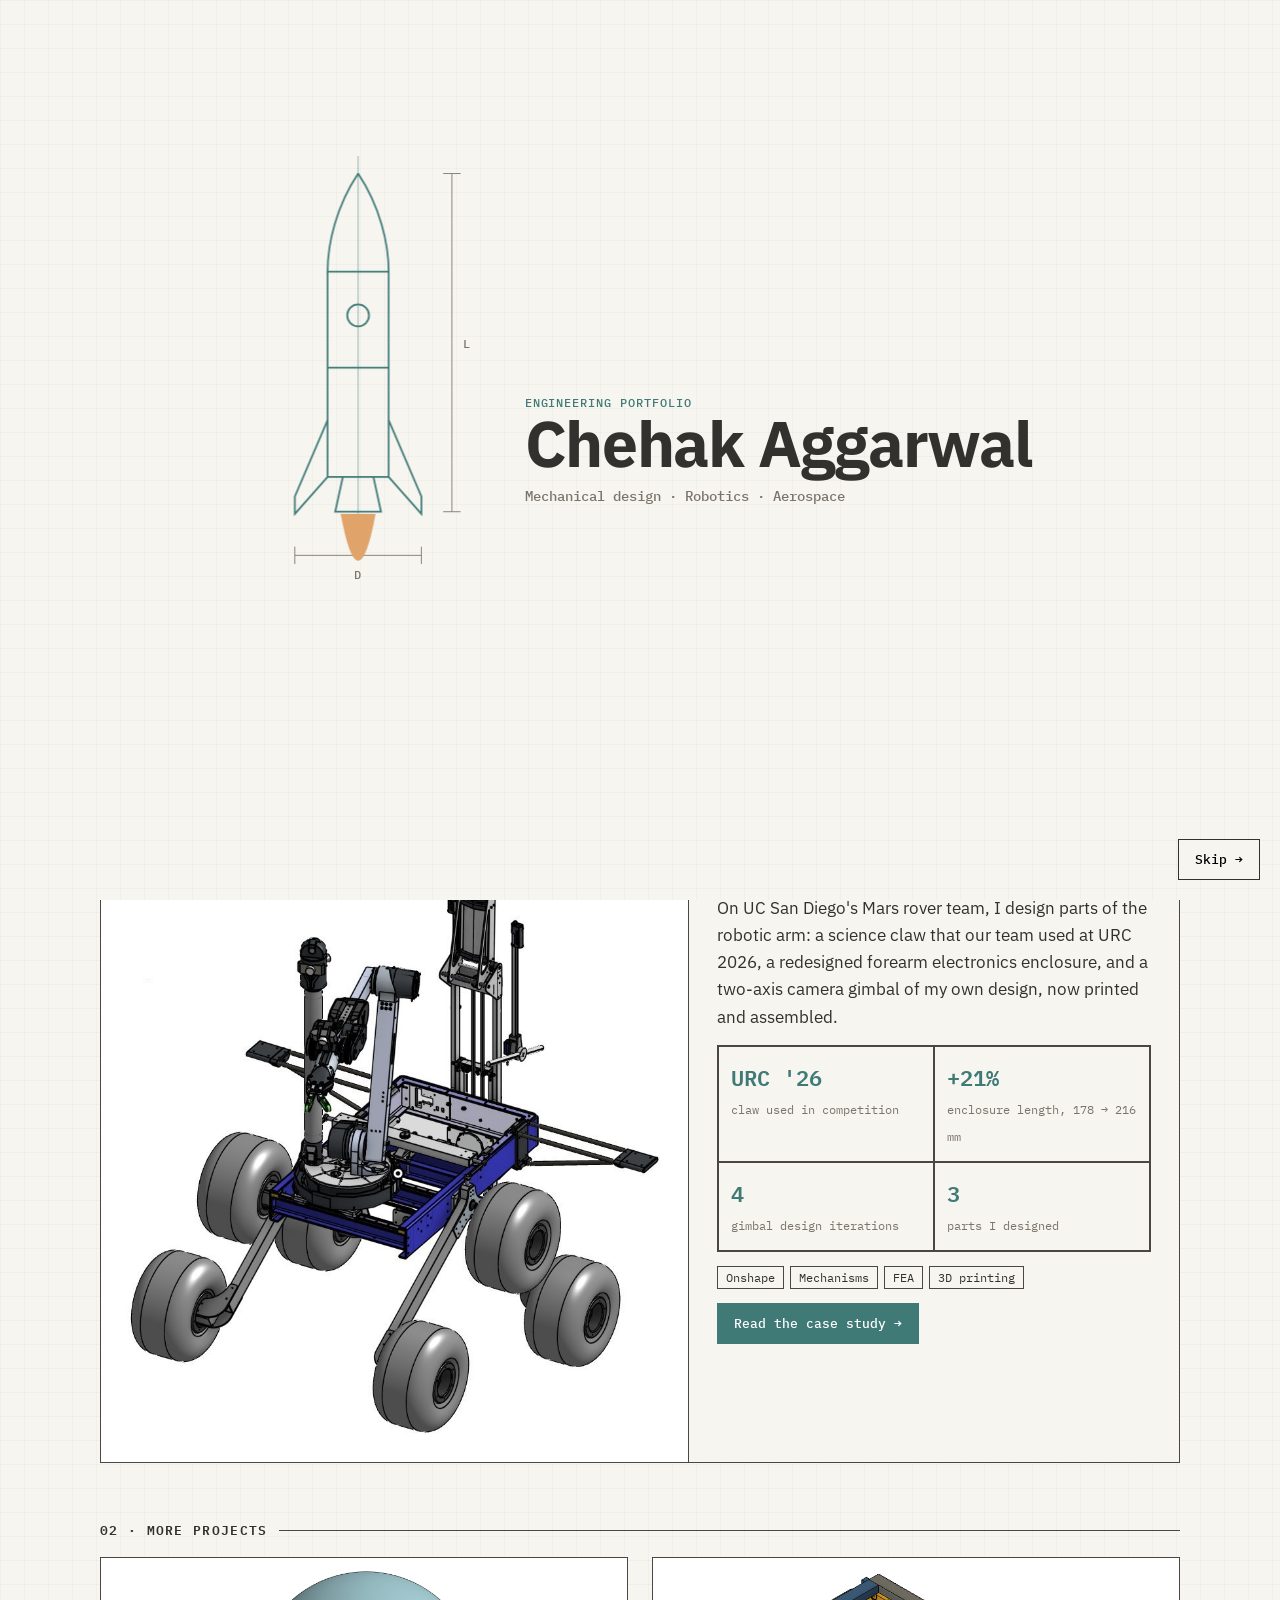
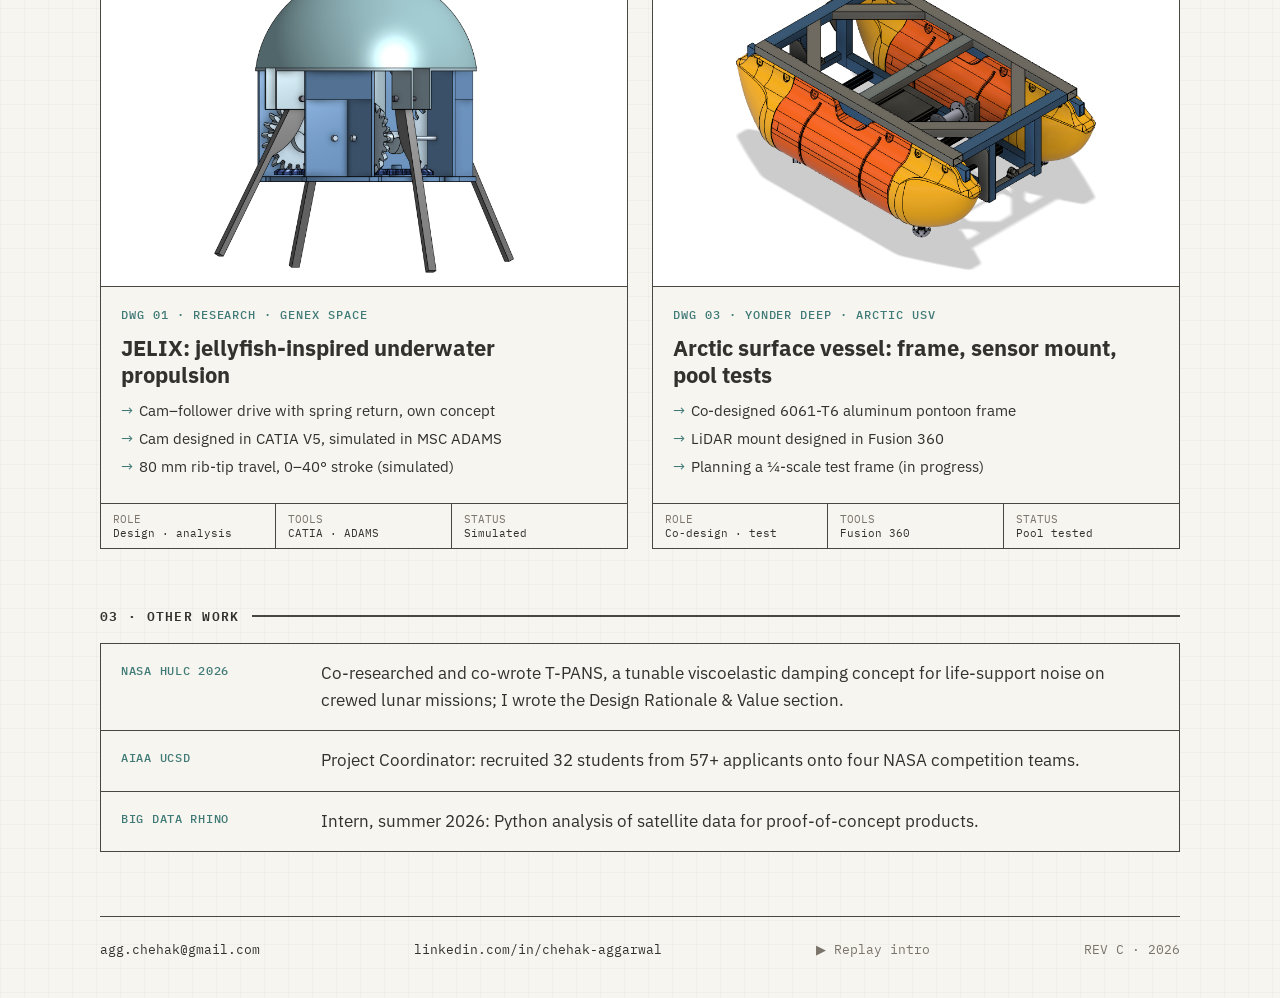
<file: index.html>
<!doctype html>
<html lang="en">
<head>
<meta charset="utf-8">
<meta name="viewport" content="width=device-width, initial-scale=1">
<title>Chehak Aggarwal · Mechanical Design & Robotics</title>
<meta name="description" content="Chehak Aggarwal: Aerospace Engineering student at UC San Diego designing mechanisms for robots and vehicles in harsh environments: Mars rover arm, Arctic surface vessel, jellyfish-inspired propulsion.">
<meta property="og:title" content="Chehak Aggarwal · Mechanical Design & Robotics">
<meta property="og:description" content="Mars rover hardware · Arctic surface vessel · Bio-inspired underwater propulsion">
<meta property="og:image" content="https://chehak11.github.io/images/rover.jpg">
<link rel="preconnect" href="https://fonts.googleapis.com">
<link rel="preconnect" href="https://fonts.gstatic.com" crossorigin>
<link href="https://fonts.googleapis.com/css2?family=IBM+Plex+Mono:wght@400;500;600&family=IBM+Plex+Sans:wght@400;500;600;700&display=swap" rel="stylesheet">
<link rel="stylesheet" href="assets/style.css">
<script>
/* Intro: show once per visitor; never for reduced motion or links to a section. */
(function(){try{if(localStorage.getItem('introSeen')||matchMedia('(prefers-reduced-motion: reduce)').matches||location.hash){document.documentElement.classList.add('no-intro')}}catch(e){document.documentElement.classList.add('no-intro')}})();
</script>
</head>
<body>
<div class="intro" id="intro" aria-label="Intro">
  <div class="icard">
    <svg class="art rocket" viewBox="0 0 220 430" aria-hidden="true">
      <g class="draft">
        <line class="d c" pathLength="1" x1="100" y1="6" x2="100" y2="350"/>
        <path class="d" pathLength="1" d="M100 22 C120 52 128 86 128 112 L72 112 C72 86 80 52 100 22 Z" style="--t:.15s"/>
        <path class="d" pathLength="1" d="M72 112 L72 300 L128 300 L128 112" style="--t:.35s"/>
        <line class="d" pathLength="1" x1="72" y1="200" x2="128" y2="200" style="--t:.55s"/>
        <circle class="d" pathLength="1" cx="100" cy="152" r="10" style="--t:.6s"/>
        <path class="d" pathLength="1" d="M72 248 L42 318 L42 334 L72 300" style="--t:.7s"/>
        <path class="d" pathLength="1" d="M128 248 L158 318 L158 334 L128 300" style="--t:.7s"/>
        <path class="d" pathLength="1" d="M86 300 L79 332 L121 332 L114 300" style="--t:.85s"/>
        <g class="dim">
          <line x1="186" y1="22" x2="186" y2="332"/><line x1="178" y1="22" x2="194" y2="22"/><line x1="178" y1="332" x2="194" y2="332"/>
          <line x1="42" y1="372" x2="158" y2="372"/><line x1="42" y1="364" x2="42" y2="380"/><line x1="158" y1="364" x2="158" y2="380"/>
          <text x="196" y="182">L</text><text x="96" y="394">D</text>
        </g>
      </g>
      <path class="flame" d="M84 334 Q100 420 116 334 Z"/>
    </svg>
    <div>
      <div class="tag">Engineering portfolio</div>
      <h1 class="iname">Chehak Aggarwal</h1>
      <div class="isub">Mechanical design · Robotics · Aerospace</div>
    </div>
  </div>
  <button class="btn iskip" id="intro-skip">Skip →</button>
</div>
<div class="wrap">
  <nav class="nav">
    <a class="brand" href="index.html">CHEHAK AGGARWAL</a>
    <div class="links">
      <a href="#projects">Projects</a>
      <a href="about.html">About</a>
      <a href="resume.pdf" target="_blank" rel="noopener">Résumé ↗</a><a href="portfolio.pdf" target="_blank" rel="noopener">Portfolio PDF ↗</a>
      <a href="#contact">Contact</a>
    </div>
  </nav>

  <section class="quick" aria-label="Quick links">
    <span class="q"><b>In a hurry?</b> Everything in one click →</span>
    <div class="links">
      <a class="btn p" href="resume.pdf" target="_blank" rel="noopener">Résumé · PDF ↗</a>
      <a class="btn p" href="portfolio.pdf" target="_blank" rel="noopener">Portfolio · PDF ↗</a>
      <a class="btn" href="https://www.linkedin.com/in/chehak-aggarwal/" target="_blank" rel="noopener">LinkedIn ↗</a>
    </div>
  </section>

  <header class="hero">
    <div class="l">
      <div class="tag">Mechanical design · Robotics · Harsh environments</div>
      <h1>I design mechanisms for robots that work where people can't.</h1>
      <p>Aerospace Engineering student at UC San Diego. I design hardware for a Mars rover and an Arctic surface vessel, and I designed and simulated a jellyfish-inspired underwater propulsion mechanism.</p>
      <div class="ctas">
        <a class="btn p" href="#projects">View projects ↓</a>
        <a class="btn" href="resume.pdf" target="_blank" rel="noopener">Résumé (PDF)</a>
        <a class="btn" href="https://www.linkedin.com/in/chehak-aggarwal/" target="_blank" rel="noopener">LinkedIn</a>
      </div>
    </div>
    <div class="tb">
      <div><b>SCHOOL</b><span>UC San Diego</span></div>
      <div><b>MAJOR</b><span>B.S. Aerospace Eng.</span></div>
      <div><b>GRAD</b><span>June 2029 · GPA 3.9</span></div>
      <div><b>CAD / SIM</b><span>Onshape · CATIA · Fusion 360 · ADAMS · FEA</span></div>
      <div><b>SEEKING</b><span>Mech./Aero. design &amp; robotics, research roles</span></div>
    </div>
  </header>

  <div class="label" id="projects">01 · Featured</div>
  <a class="feat" href="projects/rover-arm.html" style="text-decoration:none">
    <figure class="fig" data-label="Yonder Dynamics Mars rover" data-file="rover.jpg"><img src="images/rover.jpg" alt="Yonder Dynamics Mars rover CAD"></figure>
    <div class="body">
      <div class="tag">DWG 02 · Yonder Dynamics · University Rover Challenge</div>
      <h3>Yonder Dynamics: Mars rover hardware</h3>
      <p>On UC San Diego's Mars rover team, I design parts of the robotic arm: a science claw that our team used at URC 2026, a redesigned forearm electronics enclosure, and a two-axis camera gimbal of my own design, now printed and assembled.</p>
      <div class="stats">
        <div><strong>URC '26</strong><span>claw used in competition</span></div>
        <div><strong>+21%</strong><span>enclosure length, 178 → 216 mm</span></div>
        <div><strong>4</strong><span>gimbal design iterations</span></div>
        <div><strong>3</strong><span>parts I designed</span></div>
      </div>
      <div class="chips"><span>Onshape</span><span>Mechanisms</span><span>FEA</span><span>3D printing</span></div>
      <span class="btn p" style="align-self:flex-start">Read the case study →</span>
    </div>
  </a>

  <div class="label">02 · More projects</div>
  <div class="grid">
    <a class="card" href="projects/jelix.html">
      <figure class="fig" data-label="JELIX render" data-file="jelix-cutaway.png"><img src="images/jelix-cutaway.png" alt="JELIX underwater vehicle render showing the cam-follower propulsion mechanism"></figure>
      <div class="body">
        <div class="tag">DWG 01 · Research · Genex Space</div>
        <h3>JELIX: jellyfish-inspired underwater propulsion</h3>
        <ul>
          <li>Cam–follower drive with spring return, own concept</li>
          <li>Cam designed in CATIA V5, simulated in MSC ADAMS</li>
          <li>80 mm rib-tip travel, 0–40° stroke (simulated)</li>
        </ul>
      </div>
      <div class="cardfoot"><div><b>ROLE</b>Design · analysis</div><div><b>TOOLS</b>CATIA · ADAMS</div><div><b>STATUS</b>Simulated</div></div>
    </a>
    <a class="card" href="projects/arctic-usv.html">
      <figure class="fig" data-label="USV frame render" data-file="usv-frame.png"><img src="images/usv-frame.png" alt="Arctic surface vessel frame and pontoons CAD render"></figure>
      <div class="body">
        <div class="tag">DWG 03 · Yonder Deep · Arctic USV</div>
        <h3>Arctic surface vessel: frame, sensor mount, pool tests</h3>
        <ul>
          <li>Co-designed 6061-T6 aluminum pontoon frame</li>
          <li>LiDAR mount designed in Fusion 360</li>
          <li>Planning a ¼-scale test frame (in progress)</li>
        </ul>
      </div>
      <div class="cardfoot"><div><b>ROLE</b>Co-design · test</div><div><b>TOOLS</b>Fusion 360</div><div><b>STATUS</b>Pool tested</div></div>
    </a>
  </div>

  <div class="label">03 · Other work</div>
  <div class="rows">
    <div><span class="k">NASA HuLC 2026</span><span>Co-researched and co-wrote T-PANS, a tunable viscoelastic damping concept for life-support noise on crewed lunar missions; I wrote the Design Rationale &amp; Value section.</span></div>
    <div><span class="k">AIAA UCSD</span><span>Project Coordinator: recruited 32 students from 57+ applicants onto four NASA competition teams.</span></div>
    <div><span class="k">Big Data Rhino</span><span>Intern, summer 2026: Python analysis of satellite data for proof-of-concept products.</span></div>
  </div>

  <footer class="foot" id="contact">
    <a href="mailto:agg.chehak@gmail.com">agg.chehak@gmail.com</a>
    <a href="https://www.linkedin.com/in/chehak-aggarwal/" target="_blank" rel="noopener">linkedin.com/in/chehak-aggarwal</a>
    <a href="#" id="replay-intro" class="muted">▶ Replay intro</a>
    <span class="muted">REV C · 2026</span>
  </footer>
</div>
<script>
(function(){var el=document.getElementById('intro');if(!el)return;
 if(document.documentElement.classList.contains('no-intro')){el.remove();return}
 try{localStorage.setItem('introSeen','1')}catch(e){}
 var done=function(){if(!el.isConnected)return;el.classList.add('gone');setTimeout(function(){el.remove()},500)};
 document.getElementById('intro-skip').addEventListener('click',done);
 el.addEventListener('click',function(e){if(e.target===el)done()});
 document.addEventListener('keydown',function(e){if(e.key==='Escape')done()},{once:true});
 setTimeout(done,3400);
})();
document.getElementById('replay-intro')&&document.getElementById('replay-intro').addEventListener('click',function(e){e.preventDefault();try{localStorage.removeItem('introSeen')}catch(x){}location.href=location.pathname});
</script>
<script src="assets/main.js"></script>
</body>
</html>
</file>
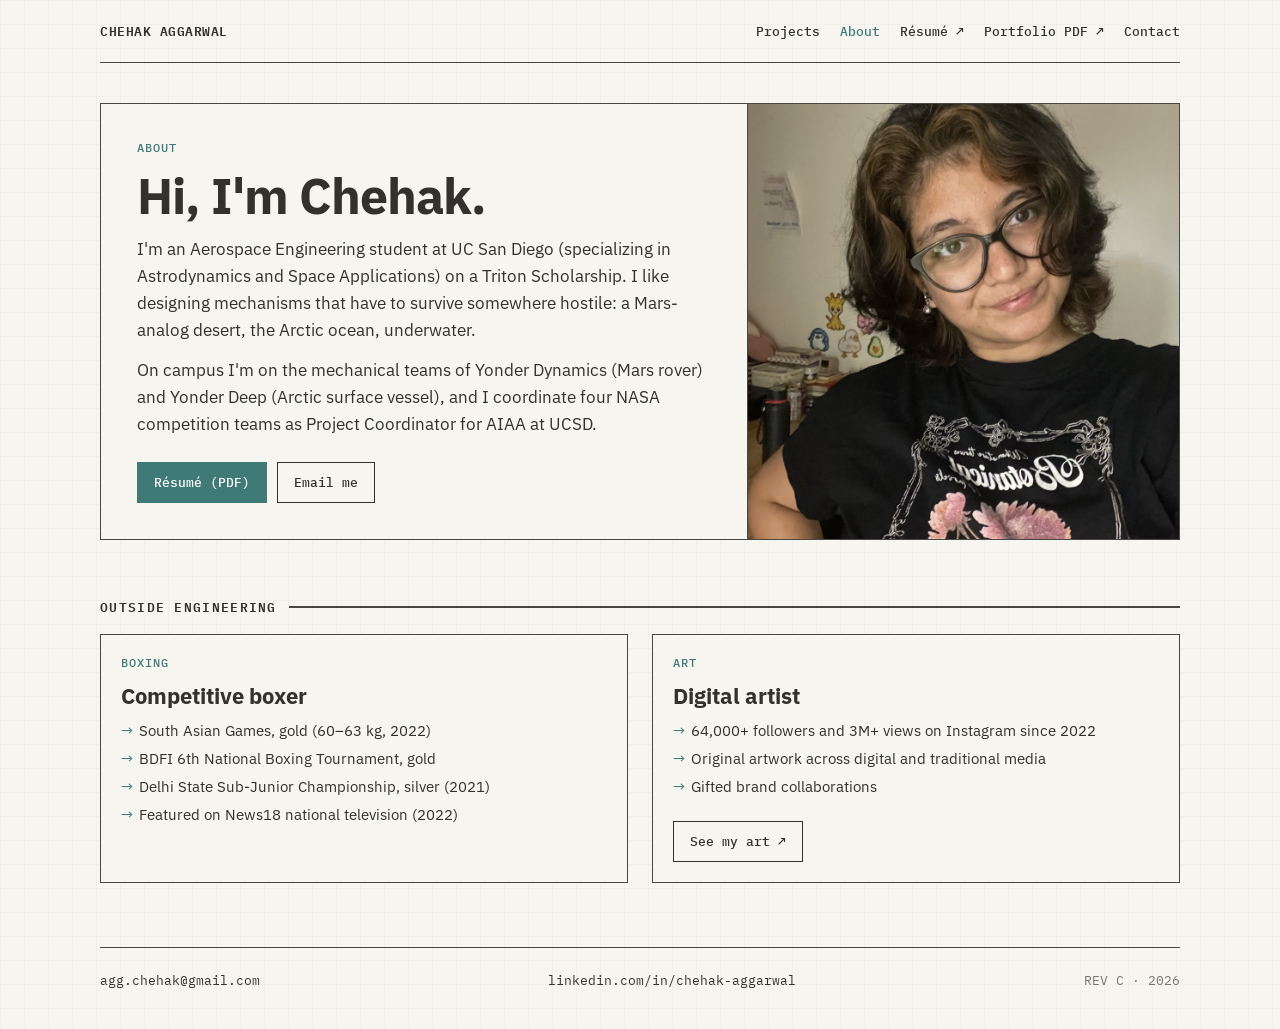
<file: about.html>
<!doctype html>
<html lang="en">
<head>
<meta charset="utf-8">
<meta name="viewport" content="width=device-width, initial-scale=1">
<title>About · Chehak Aggarwal</title>
<meta name="description" content="About Chehak Aggarwal: aerospace engineering student, competitive boxer and digital artist.">
<link rel="preconnect" href="https://fonts.googleapis.com">
<link rel="preconnect" href="https://fonts.gstatic.com" crossorigin>
<link href="https://fonts.googleapis.com/css2?family=IBM+Plex+Mono:wght@400;500;600&family=IBM+Plex+Sans:wght@400;500;600;700&display=swap" rel="stylesheet">
<link rel="stylesheet" href="assets/style.css">
</head>
<body>
<div class="wrap">
  <nav class="nav">
    <a class="brand" href="index.html">CHEHAK AGGARWAL</a>
    <div class="links"><a href="index.html#projects">Projects</a><a href="about.html" aria-current="page">About</a><a href="resume.pdf" target="_blank" rel="noopener">Résumé ↗</a><a href="portfolio.pdf" target="_blank" rel="noopener">Portfolio PDF ↗</a><a href="index.html#contact">Contact</a></div>
  </nav>

  <header class="phead">
    <div class="l">
      <div class="tag">About</div>
      <h1>Hi, I'm Chehak.</h1>
      <p>I'm an Aerospace Engineering student at UC San Diego (specializing in Astrodynamics and Space Applications) on a Triton Scholarship. I like designing mechanisms that have to survive somewhere hostile: a Mars-analog desert, the Arctic ocean, underwater.</p>
      <p style="margin-top:12px">On campus I'm on the mechanical teams of Yonder Dynamics (Mars rover) and Yonder Deep (Arctic surface vessel), and I coordinate four NASA competition teams as Project Coordinator for AIAA at UCSD.</p>
      <div class="ctas"><a class="btn p" href="resume.pdf" target="_blank" rel="noopener">Résumé (PDF)</a><a class="btn" href="mailto:agg.chehak@gmail.com">Email me</a></div>
    </div>
    <figure class="fig photo" data-label="Headshot" data-file="headshot.jpg"><img src="images/headshot.jpg" alt="Chehak Aggarwal"></figure>
  </header>

  <div class="label">Outside engineering</div>
  <div class="grid">
    <div class="card"><div class="body">
      <div class="tag">Boxing</div>
      <h3>Competitive boxer</h3>
      <ul>
        <li>South Asian Games, gold (60–63 kg, 2022)</li>
        <li>BDFI 6th National Boxing Tournament, gold</li>
        <li>Delhi State Sub-Junior Championship, silver (2021)</li>
        <li>Featured on News18 national television (2022)</li>
      </ul>
    </div></div>
    <div class="card"><div class="body">
      <div class="tag">Art</div>
      <h3>Digital artist</h3>
      <ul>
        <li>64,000+ followers and 3M+ views on Instagram since 2022</li>
        <li>Original artwork across digital and traditional media</li>
        <li>Gifted brand collaborations</li>
      </ul>
      <a class="btn" style="align-self:flex-start;margin-top:8px" href="https://www.instagram.com/artwace/" target="_blank" rel="noopener">See my art ↗</a>
    </div></div>
  </div>

  <footer class="foot" id="contact">
    <a href="mailto:agg.chehak@gmail.com">agg.chehak@gmail.com</a>
    <a href="https://www.linkedin.com/in/chehak-aggarwal/" target="_blank" rel="noopener">linkedin.com/in/chehak-aggarwal</a>
    <span class="muted">REV C · 2026</span>
  </footer>
</div>
<script src="assets/main.js"></script>
</body>
</html>
</file>
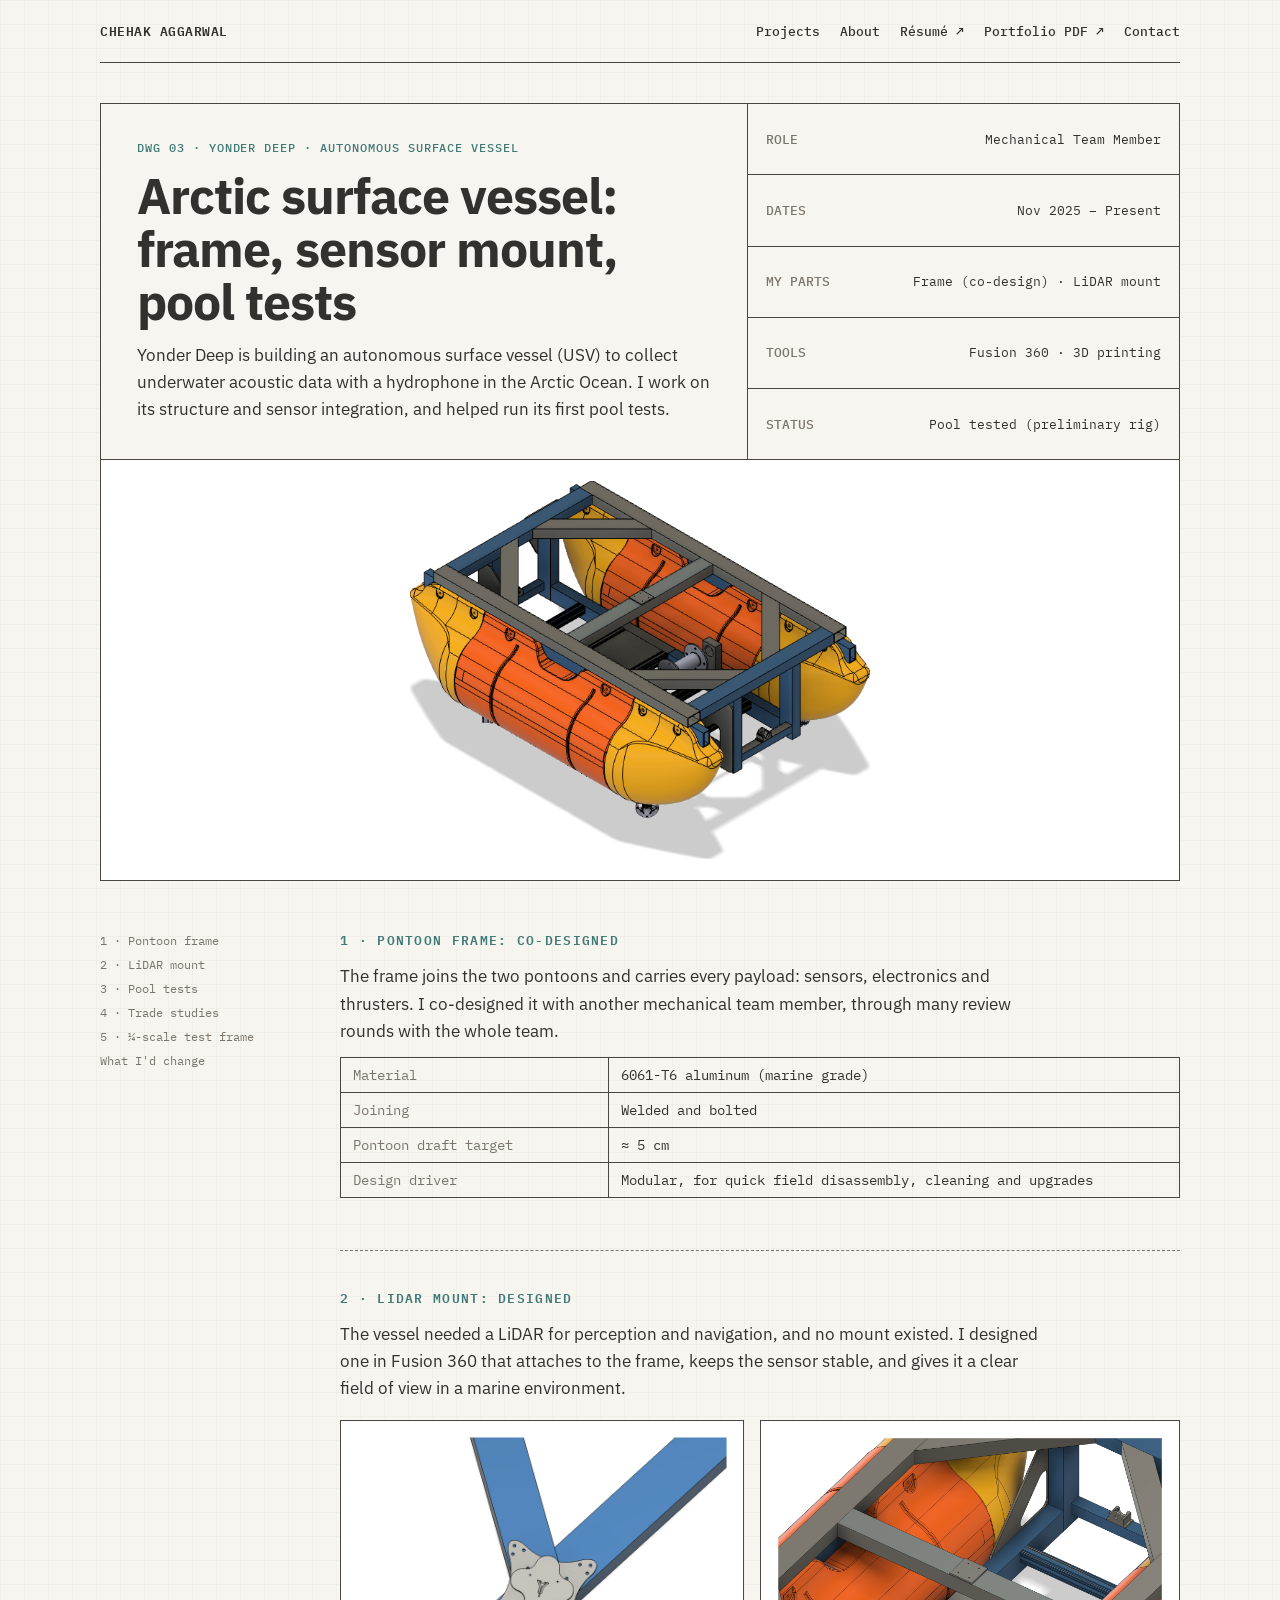
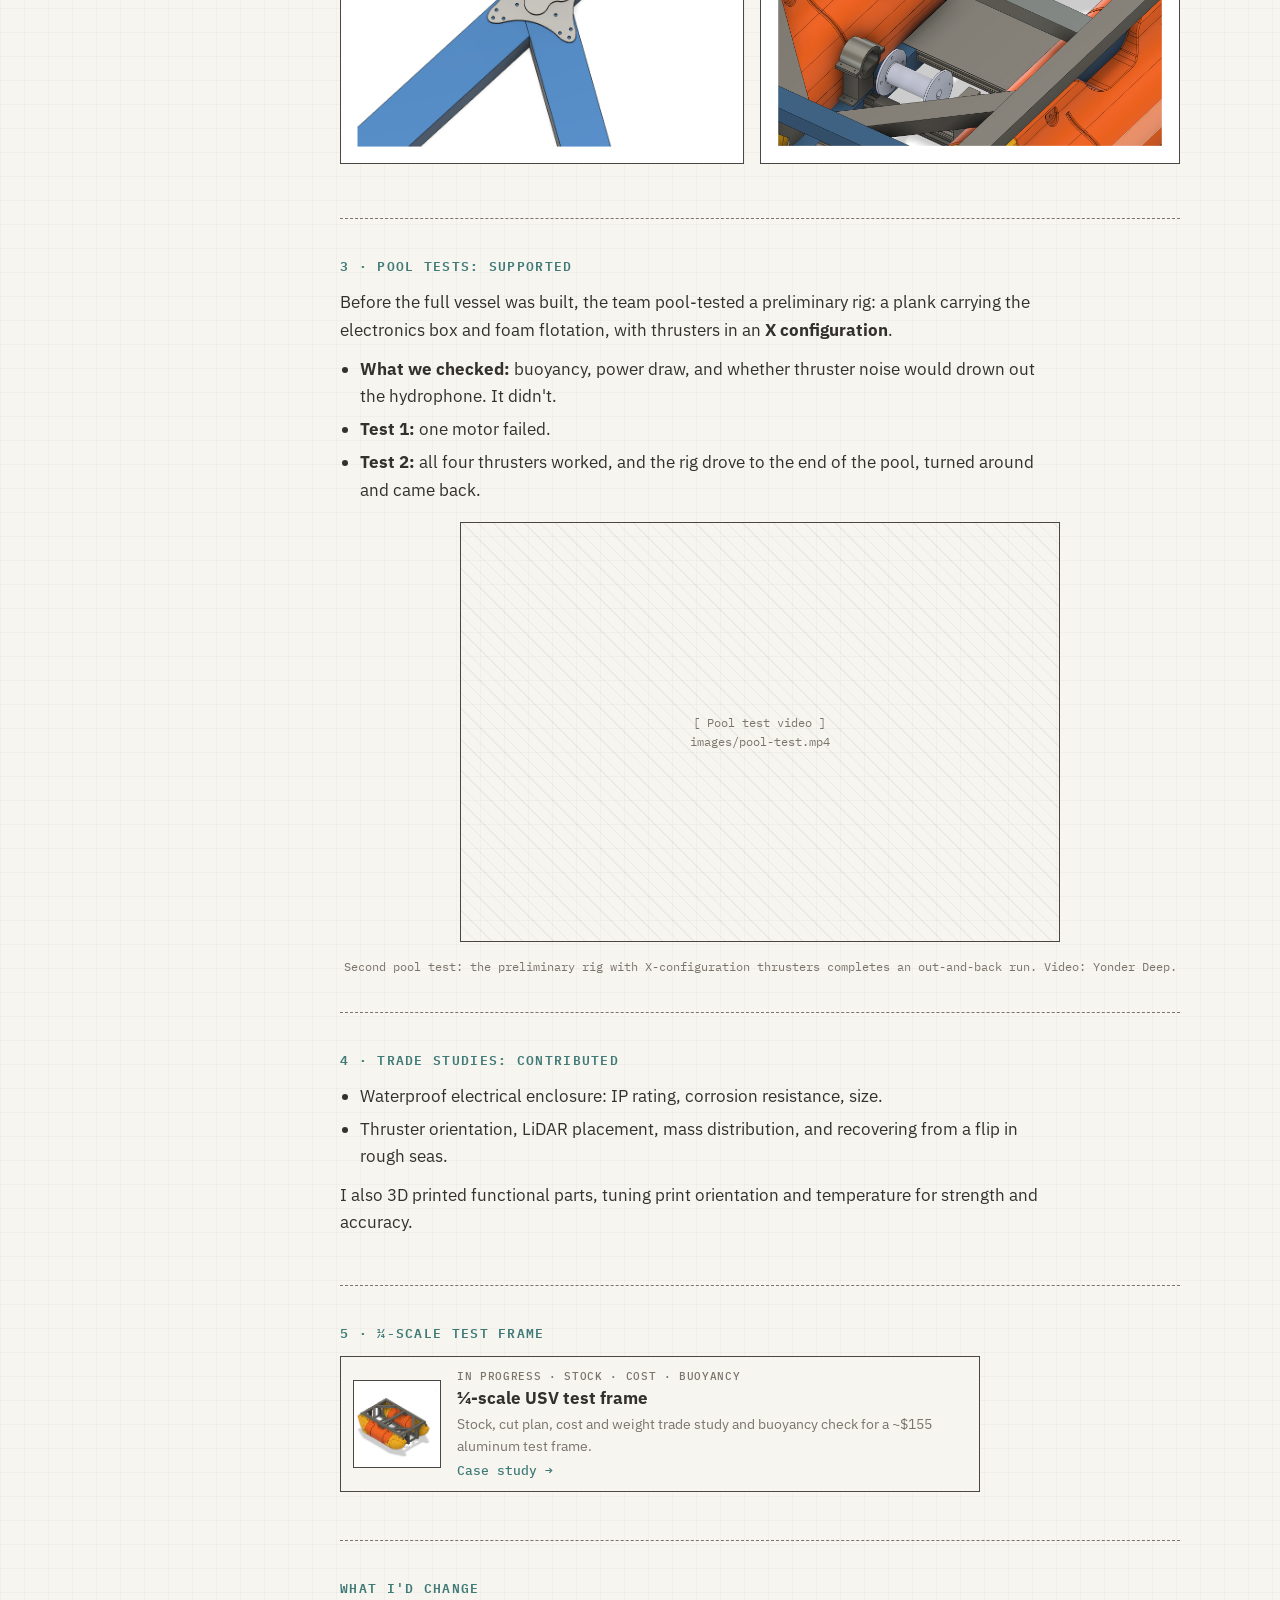
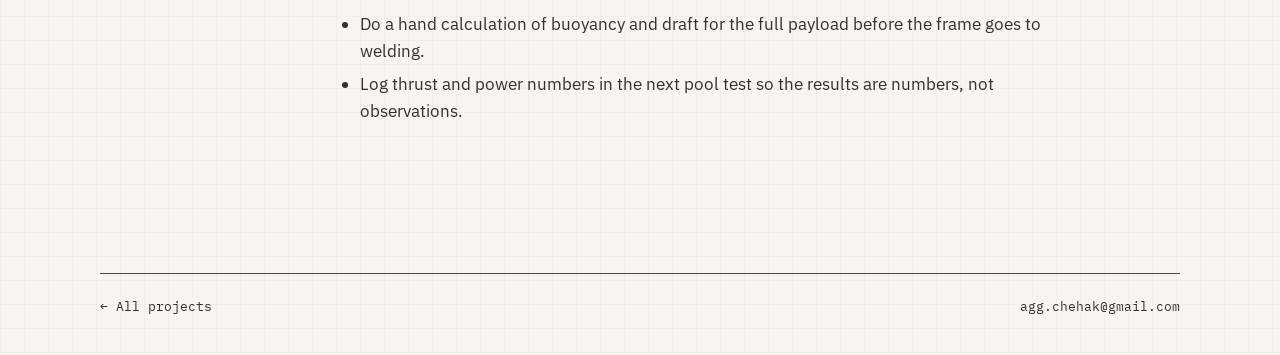
<file: projects/arctic-usv.html>
<!doctype html>
<html lang="en">
<head>
<meta charset="utf-8">
<meta name="viewport" content="width=device-width, initial-scale=1">
<title>Arctic Surface Vessel · Chehak Aggarwal</title>
<meta name="description" content="Pontoon frame, LiDAR mount and pool testing for Yonder Deep's autonomous Arctic surface vessel.">
<link rel="preconnect" href="https://fonts.googleapis.com">
<link rel="preconnect" href="https://fonts.gstatic.com" crossorigin>
<link href="https://fonts.googleapis.com/css2?family=IBM+Plex+Mono:wght@400;500;600&family=IBM+Plex+Sans:wght@400;500;600;700&display=swap" rel="stylesheet">
<link rel="stylesheet" href="../assets/style.css">
</head>
<body>
<div class="wrap">
  <nav class="nav">
    <a class="brand" href="../index.html">CHEHAK AGGARWAL</a>
    <div class="links"><a href="../index.html#projects">Projects</a><a href="../about.html">About</a><a href="../resume.pdf" target="_blank" rel="noopener">Résumé ↗</a><a href="../portfolio.pdf" target="_blank" rel="noopener">Portfolio PDF ↗</a><a href="../index.html#contact">Contact</a></div>
  </nav>

  <header class="phead">
    <div class="l">
      <div class="tag">DWG 03 · Yonder Deep · Autonomous surface vessel</div>
      <h1>Arctic surface vessel: frame, sensor mount, pool tests</h1>
      <p>Yonder Deep is building an autonomous surface vessel (USV) to collect underwater acoustic data with a hydrophone in the Arctic Ocean. I work on its structure and sensor integration, and helped run its first pool tests.</p>
    </div>
    <div class="tb">
      <div><b>ROLE</b><span>Mechanical Team Member</span></div>
      <div><b>DATES</b><span>Nov 2025 – Present</span></div>
      <div><b>MY PARTS</b><span>Frame (co-design) · LiDAR mount</span></div>
      <div><b>TOOLS</b><span>Fusion 360 · 3D printing</span></div>
      <div><b>STATUS</b><span>Pool tested (preliminary rig)</span></div>
    </div>
  </header>
  <div class="hero-fig"><figure class="fig" data-label="USV frame and pontoons render" data-file="usv-frame.png" style="--ar:1.193"><img src="../images/usv-frame.png" alt="USV aluminum frame on two pontoons, CAD render"></figure></div>

  <div class="doc">
    <nav class="toc">
      <a href="#frame">1 · Pontoon frame</a><a href="#lidar">2 · LiDAR mount</a><a href="#pool">3 · Pool tests</a><a href="#trades">4 · Trade studies</a><a href="#mini-frame">5 · ¼-scale test frame</a><a href="#next">What I'd change</a>
    </nav>
    <main>
      <section class="sec" id="frame">
        <h2>1 · Pontoon frame: co-designed</h2>
        <p>The frame joins the two pontoons and carries every payload: sensors, electronics and thrusters. I co-designed it with another mechanical team member, through many review rounds with the whole team.</p>
        <table class="spec">
          <tr><td>Material</td><td>6061-T6 aluminum (marine grade)</td></tr>
          <tr><td>Joining</td><td>Welded and bolted</td></tr>
          <tr><td>Pontoon draft target</td><td>≈ 5 cm</td></tr>
          <tr><td>Design driver</td><td>Modular, for quick field disassembly, cleaning and upgrades</td></tr>
        </table>
      </section>

      <section class="sec" id="lidar">
        <h2>2 · LiDAR mount: designed</h2>
        <p>The vessel needed a LiDAR for perception and navigation, and no mount existed. I designed one in Fusion 360 that attaches to the frame, keeps the sensor stable, and gives it a clear field of view in a marine environment.</p>
        <div class="figs">
          <figure class="fig" data-label="LiDAR mount, close-up" data-file="lidar-mount.png" style="--ar:1.174"><img src="../images/lidar-mount.png" alt="LiDAR mount CAD close-up"></figure>
          <figure class="fig" data-label="LiDAR mount on frame" data-file="lidar-on-frame.png" style="--ar:1.222"><img src="../images/lidar-on-frame.png" alt="LiDAR mount installed on the USV frame"></figure>
        </div>
      </section>

      <section class="sec" id="pool">
        <h2>3 · Pool tests: supported</h2>
        <p>Before the full vessel was built, the team pool-tested a preliminary rig: a plank carrying the electronics box and foam flotation, with thrusters in an <b>X configuration</b>.</p>
        <ul>
          <li><b>What we checked:</b> buoyancy, power draw, and whether thruster noise would drown out the hydrophone. It didn't.</li>
          <li><b>Test 1:</b> one motor failed.</li>
          <li><b>Test 2:</b> all four thrusters worked, and the rig drove to the end of the pool, turned around and came back.</li>
        </ul>
        <div class="figs one"><figure class="fig" data-label="Pool test video" data-file="pool-test.mp4" style="--ar:1.429"><video controls autoplay muted loop playsinline preload="metadata"><source src="../images/pool-test.mp4" type="video/mp4"></video></figure></div>
        <figcaption>Second pool test: the preliminary rig with X-configuration thrusters completes an out-and-back run. Video: Yonder Deep.</figcaption>
      </section>

      <section class="sec" id="trades">
        <h2>4 · Trade studies: contributed</h2>
        <ul>
          <li>Waterproof electrical enclosure: IP rating, corrosion resistance, size.</li>
          <li>Thruster orientation, LiDAR placement, mass distribution, and recovering from a flip in rough seas.</li>
        </ul>
        <p>I also 3D printed functional parts, tuning print orientation and temperature for strength and accuracy.</p>
      </section>
      <section class="sec" id="mini-frame">
        <h2>5 · ¼-scale test frame</h2>
        <a href="usv-mini-frame.html" style="display:flex;gap:16px;align-items:center;border:1.5px solid var(--line);background:var(--paper);padding:12px;text-decoration:none;color:inherit;max-width:640px;margin:12px 0">
          <img src="../images/usv-mini-frame.png" alt="Quarter-scale USV test frame render" onerror="this.style.visibility='hidden'" style="width:88px;height:88px;flex:none;object-fit:contain;border:1px solid var(--line);background:#fff">
          <span style="display:flex;flex-direction:column;gap:4px;min-width:0">
            <span style="font:500 11px var(--mono);letter-spacing:.06em;color:var(--muted)">IN PROGRESS · STOCK · COST · BUOYANCY</span>
            <b style="font-size:17px;line-height:1.3">¼-scale USV test frame</b>
            <span style="font-size:14px;color:var(--muted)">Stock, cut plan, cost and weight trade study and buoyancy check for a ~$155 aluminum test frame.</span>
            <span style="font:500 13px var(--mono);color:var(--red)">Case study →</span>
          </span>
        </a>
      </section>
      <section class="sec" id="next">
        <h2>What I'd change</h2>
        <ul>
          <li>Do a hand calculation of buoyancy and draft for the full payload before the frame goes to welding.</li>
          <li>Log thrust and power numbers in the next pool test so the results are numbers, not observations.</li>
        </ul>
      </section>
    </main>
  </div>

  <footer class="foot"><a href="../index.html">← All projects</a><a href="mailto:agg.chehak@gmail.com">agg.chehak@gmail.com</a></footer>
</div>
<script src="../assets/main.js"></script>
</body>
</html>
</file>
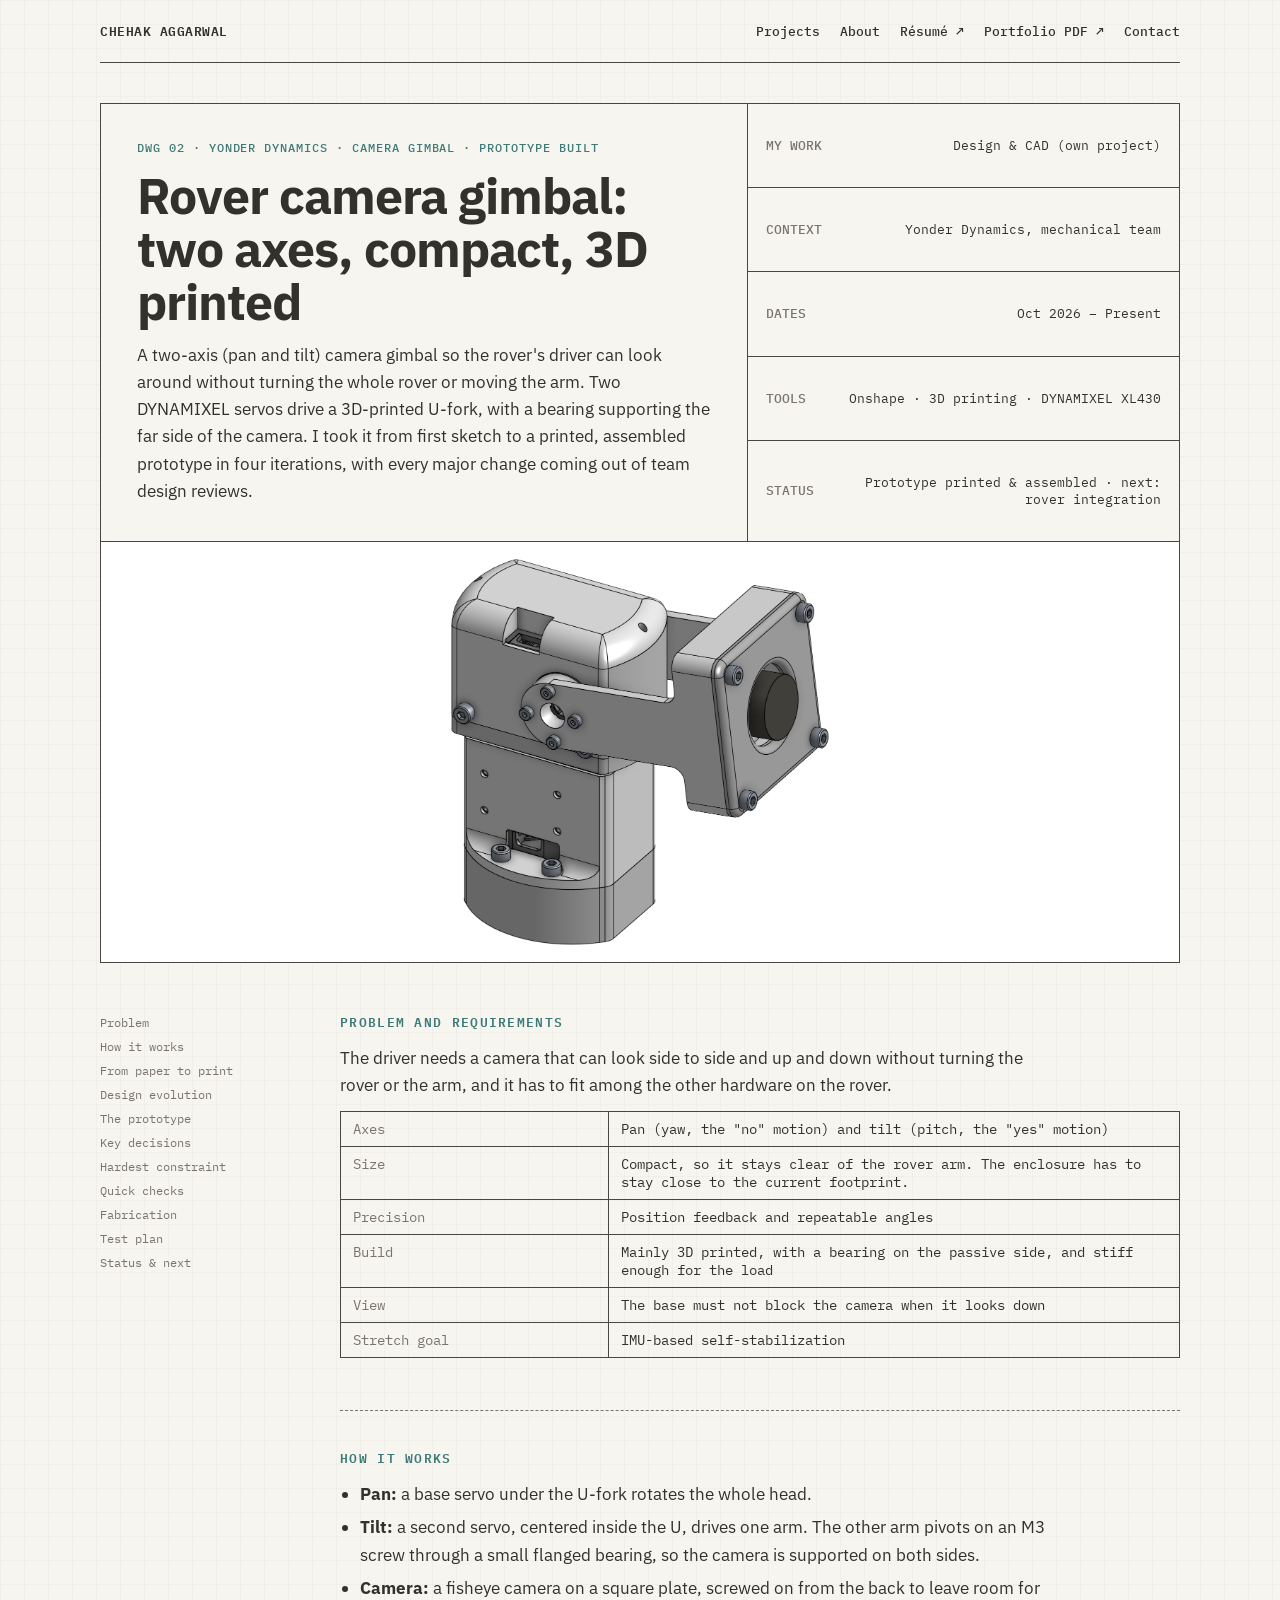
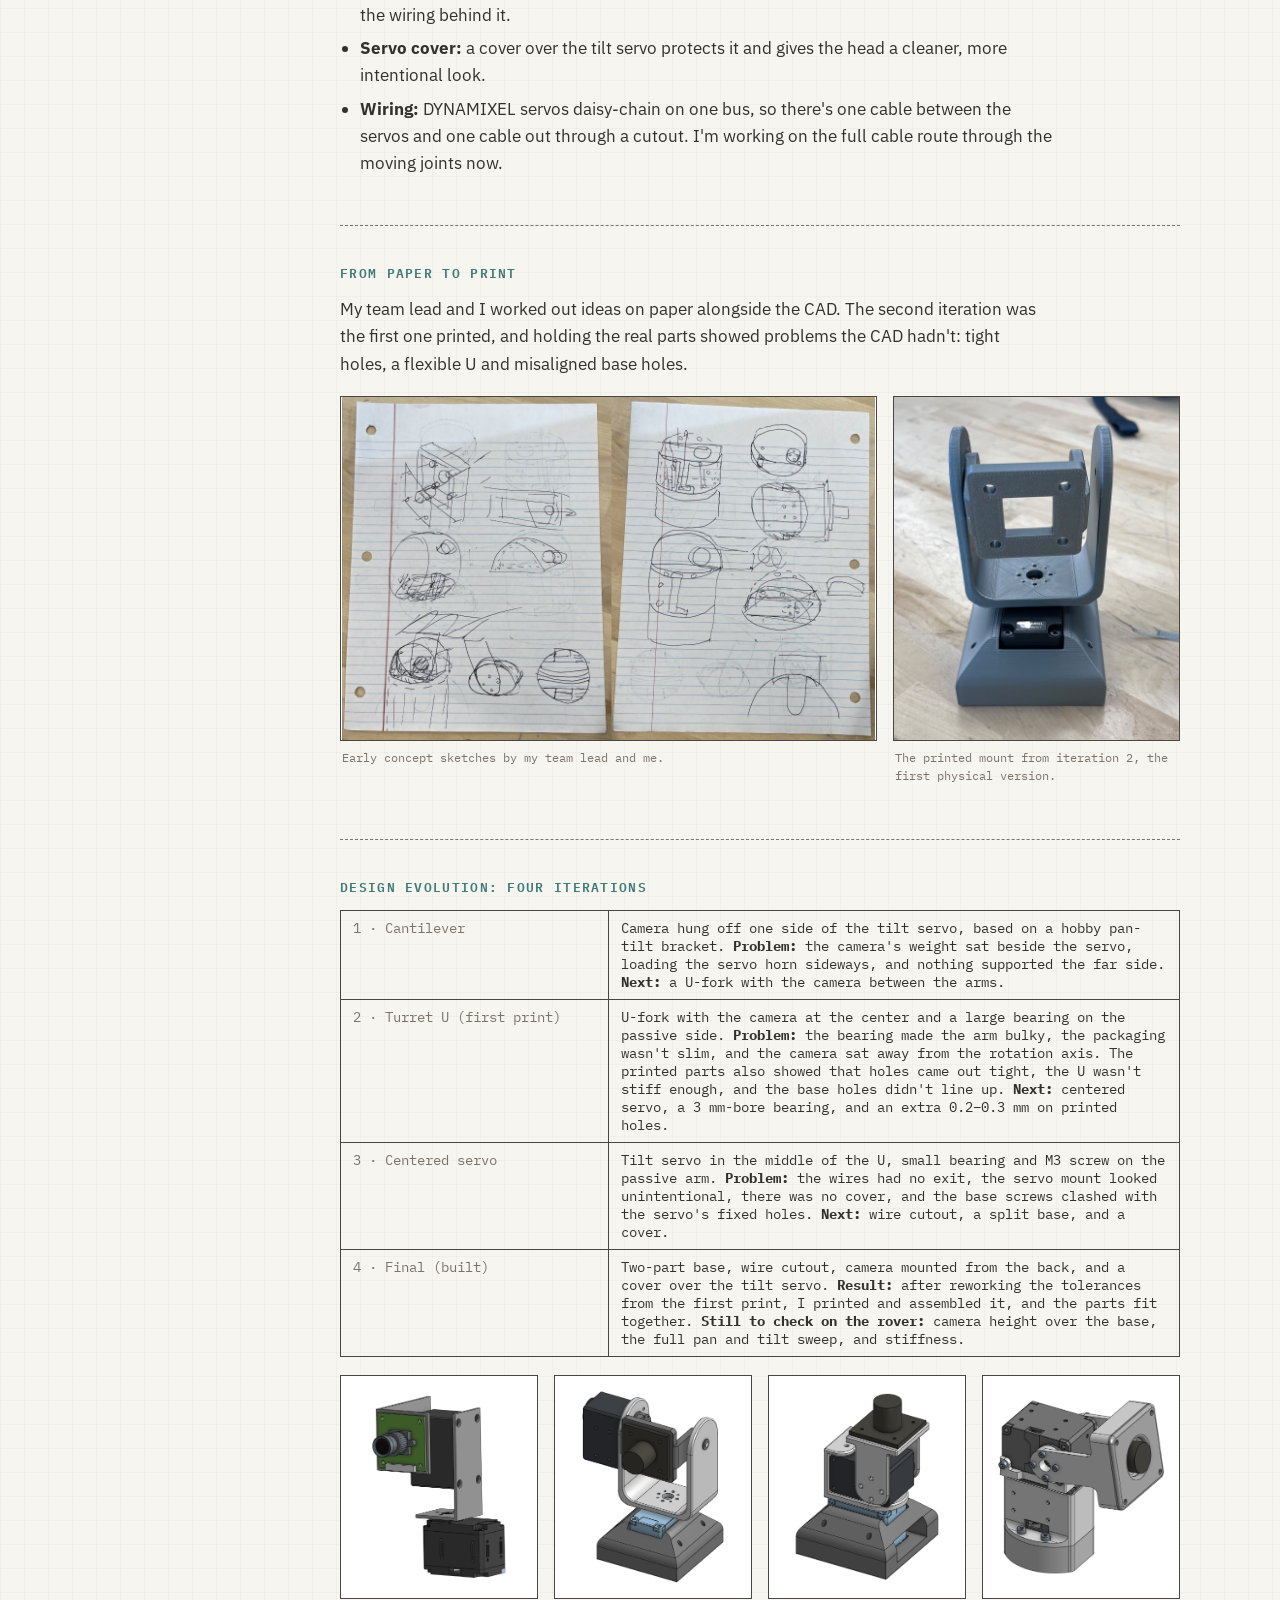
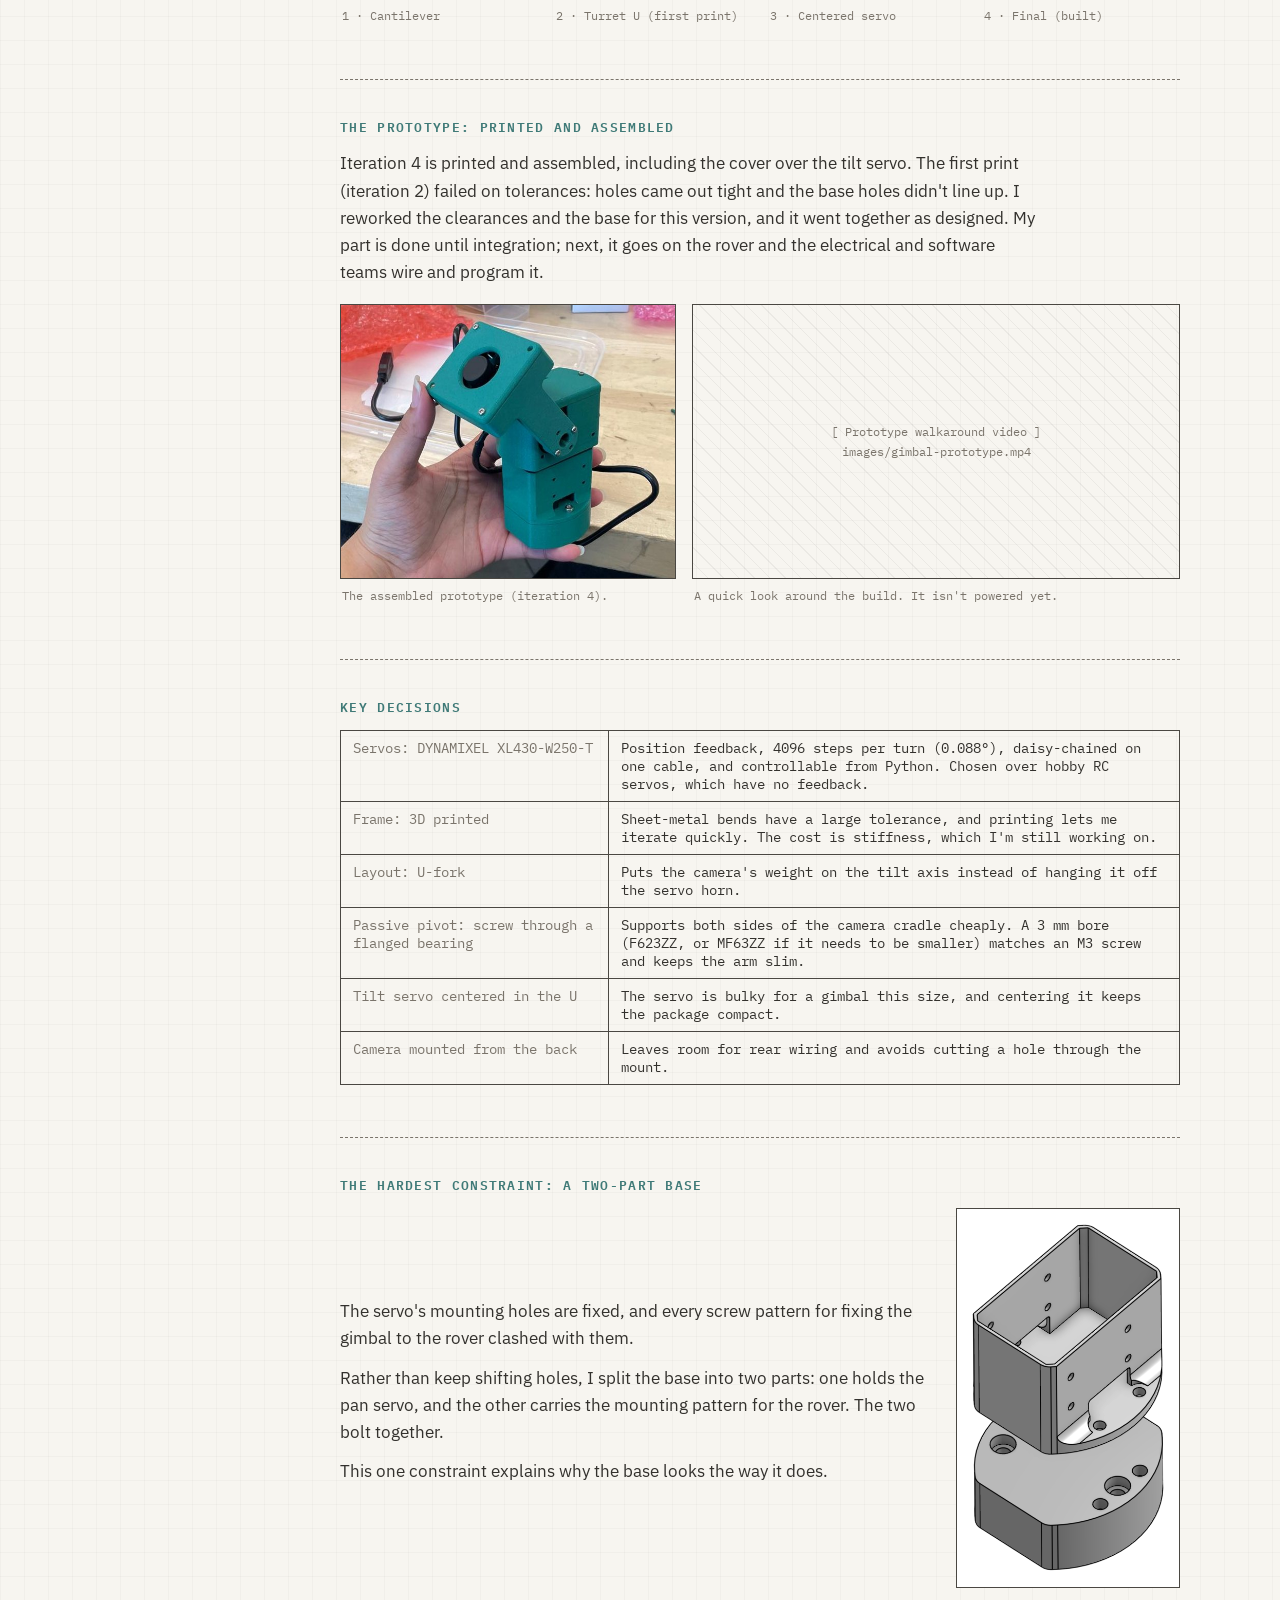
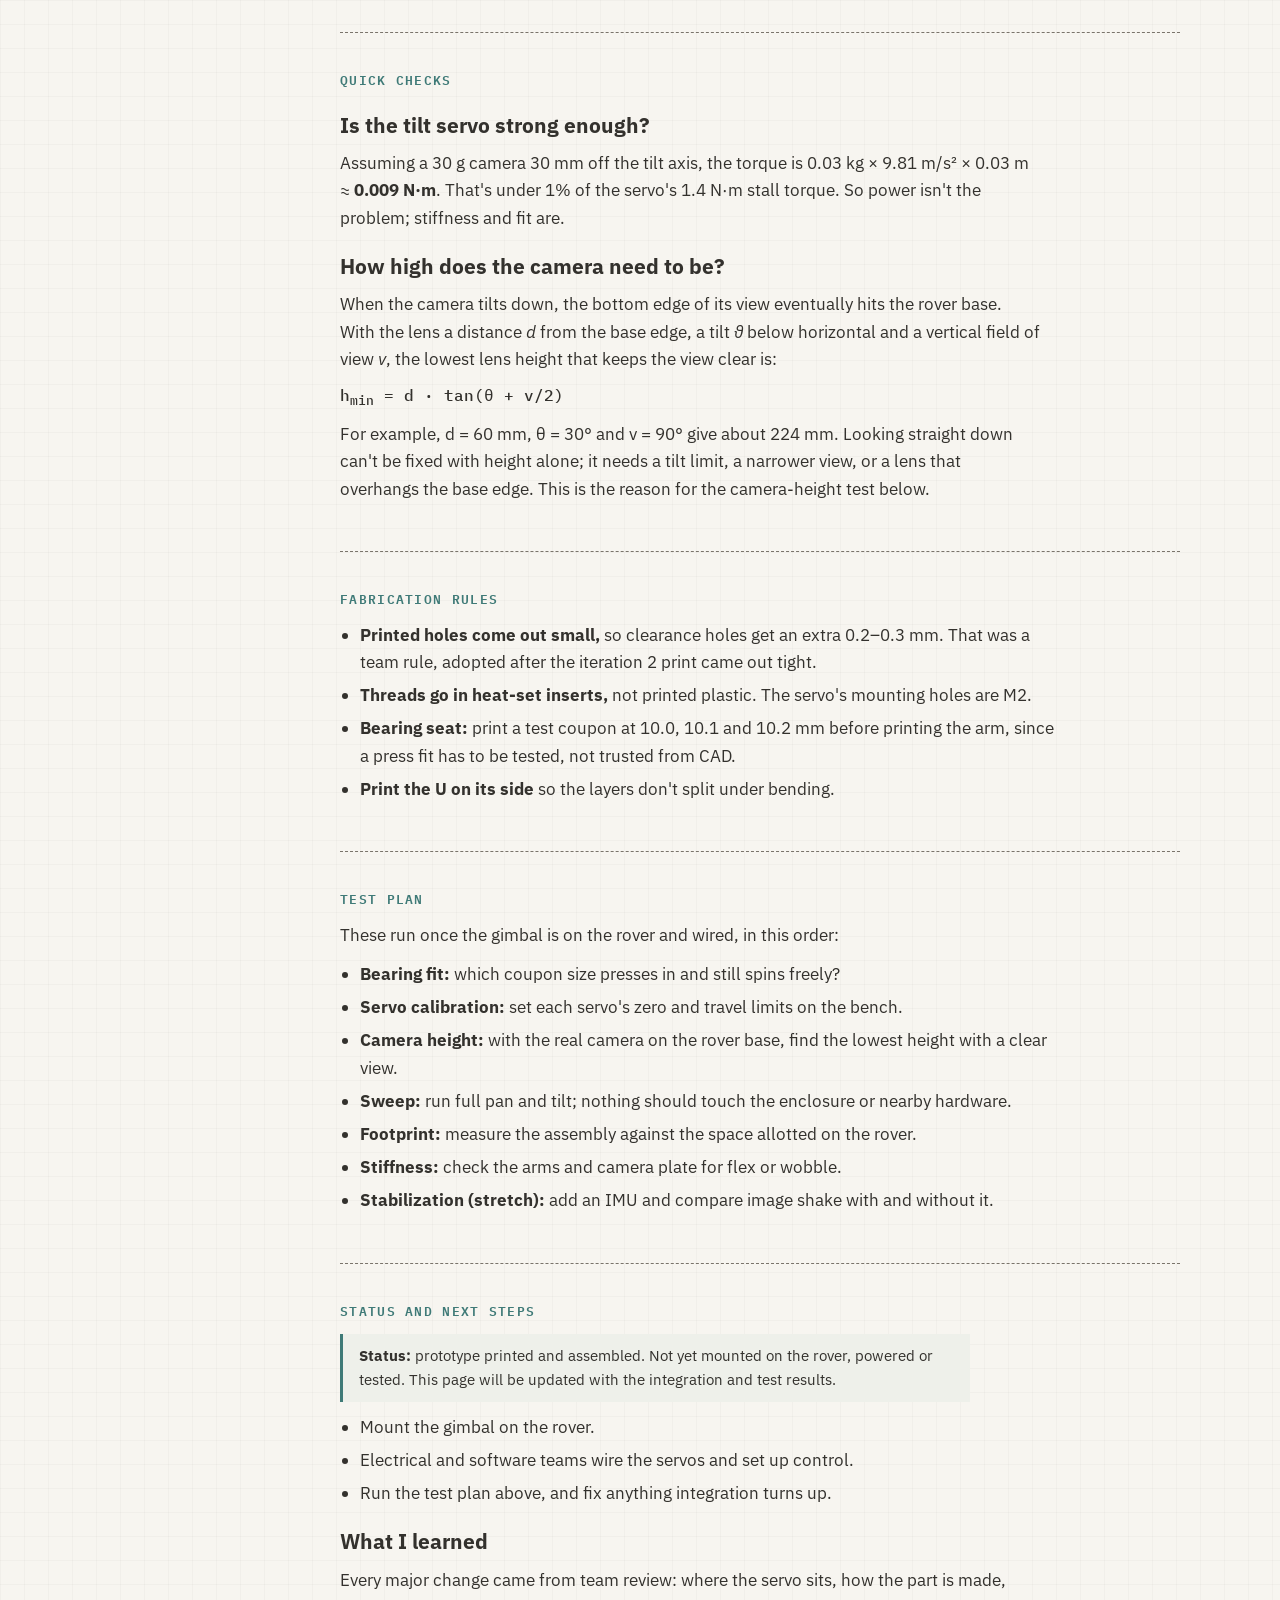
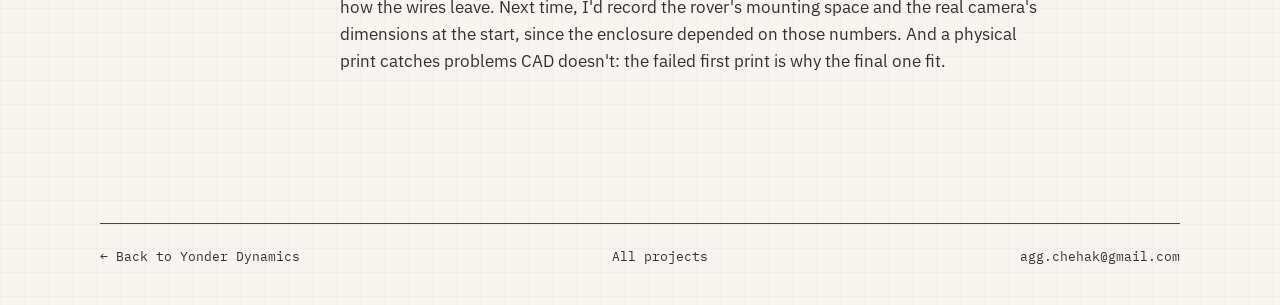
<file: projects/gimbal.html>
<!doctype html>
<html lang="en">
<head>
<meta charset="utf-8">
<meta name="viewport" content="width=device-width, initial-scale=1">
<title>Rover Camera Gimbal · Chehak Aggarwal</title>
<meta name="description" content="A compact two-axis camera gimbal for the Yonder Dynamics Mars rover: DYNAMIXEL servos, a 3D-printed U-fork with a bearing pivot, and four design iterations driven by team review.">
<link rel="preconnect" href="https://fonts.googleapis.com">
<link rel="preconnect" href="https://fonts.gstatic.com" crossorigin>
<link href="https://fonts.googleapis.com/css2?family=IBM+Plex+Mono:wght@400;500;600&family=IBM+Plex+Sans:wght@400;500;600;700&display=swap" rel="stylesheet">
<link rel="stylesheet" href="../assets/style.css">
</head>
<body>
<div class="wrap">
  <nav class="nav">
    <a class="brand" href="../index.html">CHEHAK AGGARWAL</a>
    <div class="links"><a href="../index.html#projects">Projects</a><a href="../about.html">About</a><a href="../resume.pdf" target="_blank" rel="noopener">Résumé ↗</a><a href="../portfolio.pdf" target="_blank" rel="noopener">Portfolio PDF ↗</a><a href="../index.html#contact">Contact</a></div>
  </nav>

  <header class="phead">
    <div class="l">
      <div class="tag"><a href="rover-arm.html#gimbal" style="text-decoration:none">DWG 02 · Yonder Dynamics</a> · Camera gimbal · Prototype built</div>
      <h1>Rover camera gimbal: two axes, compact, 3D printed</h1>
      <p>A two-axis (pan and tilt) camera gimbal so the rover's driver can look around without turning the whole rover or moving the arm. Two DYNAMIXEL servos drive a 3D-printed U-fork, with a bearing supporting the far side of the camera. I took it from first sketch to a printed, assembled prototype in four iterations, with every major change coming out of team design reviews.</p>
    </div>
    <div class="tb">
      <div><b>MY WORK</b><span>Design &amp; CAD (own project)</span></div>
      <div><b>CONTEXT</b><span>Yonder Dynamics, mechanical team</span></div>
      <div><b>DATES</b><span>Oct 2026 – Present</span></div>
      <div><b>TOOLS</b><span>Onshape · 3D printing · DYNAMIXEL XL430</span></div>
      <div><b>STATUS</b><span>Prototype printed &amp; assembled · next: rover integration</span></div>
    </div>
  </header>
  <div class="hero-fig"><figure class="fig" data-label="Current gimbal CAD (iteration 4)" data-file="gimbal-cad.png" style="--ar:0.982"><img src="../images/gimbal-cad.png" alt="Two-axis camera gimbal CAD: U-fork with centered servo, bearing on the passive arm, base servo below"></figure></div>

  <div class="doc">
    <nav class="toc">
      <a href="#problem">Problem</a><a href="#how">How it works</a><a href="#sketches">From paper to print</a><a href="#evolution">Design evolution</a><a href="#prototype">The prototype</a><a href="#decisions">Key decisions</a><a href="#base">Hardest constraint</a><a href="#checks">Quick checks</a><a href="#build">Fabrication</a><a href="#tests">Test plan</a><a href="#next">Status &amp; next</a>
    </nav>
    <main>
      <section class="sec" id="problem">
        <h2>Problem and requirements</h2>
        <p>The driver needs a camera that can look side to side and up and down without turning the rover or the arm, and it has to fit among the other hardware on the rover.</p>
        <table class="spec">
          <tr><td>Axes</td><td>Pan (yaw, the "no" motion) and tilt (pitch, the "yes" motion)</td></tr>
          <tr><td>Size</td><td>Compact, so it stays clear of the rover arm. The enclosure has to stay close to the current footprint.</td></tr>
          <tr><td>Precision</td><td>Position feedback and repeatable angles</td></tr>
          <tr><td>Build</td><td>Mainly 3D printed, with a bearing on the passive side, and stiff enough for the load</td></tr>
          <tr><td>View</td><td>The base must not block the camera when it looks down</td></tr>
          <tr><td>Stretch goal</td><td>IMU-based self-stabilization</td></tr>
        </table>
      </section>

      <section class="sec" id="how">
        <h2>How it works</h2>
        <ul>
          <li><b>Pan:</b> a base servo under the U-fork rotates the whole head.</li>
          <li><b>Tilt:</b> a second servo, centered inside the U, drives one arm. The other arm pivots on an M3 screw through a small flanged bearing, so the camera is supported on both sides.</li>
          <li><b>Camera:</b> a fisheye camera on a square plate, screwed on from the back to leave room for the wiring behind it.</li>
          <li><b>Servo cover:</b> a cover over the tilt servo protects it and gives the head a cleaner, more intentional look.</li>
          <li><b>Wiring:</b> DYNAMIXEL servos daisy-chain on one bus, so there's one cable between the servos and one cable out through a cutout. I'm working on the full cable route through the moving joints now.</li>
        </ul>
      </section>

      <section class="sec" id="sketches">
        <h2>From paper to print</h2>
        <p>My team lead and I worked out ideas on paper alongside the CAD. The second iteration was the first one printed, and holding the real parts showed problems the CAD hadn't: tight holes, a flexible U and misaligned base holes.</p>
        <div class="figs">
          <div style="--ar:1.554">
            <figure class="fig" data-label="Paper concept sketches" data-file="gimbal-sketches.jpg" style="--ar:1.554"><img src="../images/gimbal-sketches.jpg" alt="Hand-drawn concept sketches of the camera gimbal"></figure>
            <figcaption>Early concept sketches by my team lead and me.</figcaption>
          </div>
          <div style="--ar:0.831">
            <figure class="fig" data-label="Printed mount, iteration 2" data-file="gimbal-print-v2.jpg" style="--ar:0.831"><img src="../images/gimbal-print-v2.jpg" alt="3D-printed gimbal mount parts from the second iteration"></figure>
            <figcaption>The printed mount from iteration 2, the first physical version.</figcaption>
          </div>
        </div>
      </section>

      <section class="sec" id="evolution">
        <h2>Design evolution: four iterations</h2>
        <table class="spec">
          <tr><td>1 · Cantilever</td><td>Camera hung off one side of the tilt servo, based on a hobby pan-tilt bracket. <b>Problem:</b> the camera's weight sat beside the servo, loading the servo horn sideways, and nothing supported the far side. <b>Next:</b> a U-fork with the camera between the arms.</td></tr>
          <tr><td>2 · Turret U (first print)</td><td>U-fork with the camera at the center and a large bearing on the passive side. <b>Problem:</b> the bearing made the arm bulky, the packaging wasn't slim, and the camera sat away from the rotation axis. The printed parts also showed that holes came out tight, the U wasn't stiff enough, and the base holes didn't line up. <b>Next:</b> centered servo, a 3 mm-bore bearing, and an extra 0.2–0.3 mm on printed holes.</td></tr>
          <tr><td>3 · Centered servo</td><td>Tilt servo in the middle of the U, small bearing and M3 screw on the passive arm. <b>Problem:</b> the wires had no exit, the servo mount looked unintentional, there was no cover, and the base screws clashed with the servo's fixed holes. <b>Next:</b> wire cutout, a split base, and a cover.</td></tr>
          <tr><td>4 · Final (built)</td><td>Two-part base, wire cutout, camera mounted from the back, and a cover over the tilt servo. <b>Result:</b> after reworking the tolerances from the first print, I printed and assembled it, and the parts fit together. <b>Still to check on the rover:</b> camera height over the base, the full pan and tilt sweep, and stiffness.</td></tr>
        </table>
        <div class="figs">
          <div style="--ar:0.883"><figure class="fig" data-label="Iteration 1" data-file="gimbal-iter-1.png" style="--ar:0.883"><img src="../images/gimbal-iter-1.png" alt="Gimbal CAD, iteration 1"></figure><figcaption>1 · Cantilever</figcaption></div>
          <div style="--ar:0.883"><figure class="fig" data-label="Iteration 2" data-file="gimbal-iter-2.png" style="--ar:0.883"><img src="../images/gimbal-iter-2.png" alt="Gimbal CAD, iteration 2"></figure><figcaption>2 · Turret U (first print)</figcaption></div>
          <div style="--ar:0.883"><figure class="fig" data-label="Iteration 3" data-file="gimbal-iter-3.png" style="--ar:0.883"><img src="../images/gimbal-iter-3.png" alt="Gimbal CAD, iteration 3"></figure><figcaption>3 · Centered servo</figcaption></div>
          <div style="--ar:0.883"><figure class="fig" data-label="Iteration 4" data-file="gimbal-iter-4.png" style="--ar:0.883"><img src="../images/gimbal-iter-4.png" alt="Gimbal CAD, iteration 4"></figure><figcaption>4 · Final (built)</figcaption></div>
        </div>
      </section>

      <section class="sec" id="prototype">
        <h2>The prototype: printed and assembled</h2>
        <p>Iteration 4 is printed and assembled, including the cover over the tilt servo. The first print (iteration 2) failed on tolerances: holes came out tight and the base holes didn't line up. I reworked the clearances and the base for this version, and it went together as designed. My part is done until integration; next, it goes on the rover and the electrical and software teams wire and program it.</p>
        <div class="figs">
          <div style="--ar:1.226"><figure class="fig photo" data-label="Assembled gimbal prototype" data-file="gimbal-prototype.jpg" style="--ar:1.226"><img src="../images/gimbal-prototype.jpg" alt="The assembled green 3D-printed camera gimbal prototype held in hand"></figure><figcaption>The assembled prototype (iteration 4).</figcaption></div>
          <div style="--ar:1.778"><figure class="fig photo" data-label="Prototype walkaround video" data-file="gimbal-prototype.mp4" style="--ar:1.778"><video controls autoplay muted loop playsinline preload="metadata"><source src="../images/gimbal-prototype.mp4" type="video/mp4"></video></figure><figcaption>A quick look around the build. It isn't powered yet.</figcaption></div>
        </div>
      </section>

      <section class="sec" id="decisions">
        <h2>Key decisions</h2>
        <table class="spec">
          <tr><td>Servos: DYNAMIXEL XL430-W250-T</td><td>Position feedback, 4096 steps per turn (0.088°), daisy-chained on one cable, and controllable from Python. Chosen over hobby RC servos, which have no feedback.</td></tr>
          <tr><td>Frame: 3D printed</td><td>Sheet-metal bends have a large tolerance, and printing lets me iterate quickly. The cost is stiffness, which I'm still working on.</td></tr>
          <tr><td>Layout: U-fork</td><td>Puts the camera's weight on the tilt axis instead of hanging it off the servo horn.</td></tr>
          <tr><td>Passive pivot: screw through a flanged bearing</td><td>Supports both sides of the camera cradle cheaply. A 3 mm bore (F623ZZ, or MF63ZZ if it needs to be smaller) matches an M3 screw and keeps the arm slim.</td></tr>
          <tr><td>Tilt servo centered in the U</td><td>The servo is bulky for a gimbal this size, and centering it keeps the package compact.</td></tr>
          <tr><td>Camera mounted from the back</td><td>Leaves room for rear wiring and avoids cutting a hole through the mount.</td></tr>
        </table>
      </section>

      <section class="sec" id="base">
        <h2>The hardest constraint: a two-part base</h2>
        <div class="side">
          <div>
            <p>The servo's mounting holes are fixed, and every screw pattern for fixing the gimbal to the rover clashed with them.</p>
            <p>Rather than keep shifting holes, I split the base into two parts: one holds the pan servo, and the other carries the mounting pattern for the rover. The two bolt together.</p>
            <p>This one constraint explains why the base looks the way it does.</p>
          </div>
          <figure class="fig" data-label="Two-part base: servo mount + rover mount" data-file="gimbal-base.png" style="--ar:0.589"><img src="../images/gimbal-base.png" alt="Exploded view of the two-part gimbal base"></figure>
        </div>
      </section>

      <section class="sec" id="checks">
        <h2>Quick checks</h2>
        <h3>Is the tilt servo strong enough?</h3>
        <p>Assuming a 30 g camera 30 mm off the tilt axis, the torque is 0.03 kg × 9.81 m/s² × 0.03 m ≈ <b>0.009 N·m</b>. That's under 1% of the servo's 1.4 N·m stall torque. So power isn't the problem; stiffness and fit are.</p>
        <h3>How high does the camera need to be?</h3>
        <p>When the camera tilts down, the bottom edge of its view eventually hits the rover base. With the lens a distance <i>d</i> from the base edge, a tilt <i>θ</i> below horizontal and a vertical field of view <i>v</i>, the lowest lens height that keeps the view clear is:</p>
        <p style="font:500 16px var(--mono);margin:8px 0 12px">h<sub>min</sub> = d · tan(θ + v/2)</p>
        <p>For example, d = 60 mm, θ = 30° and v = 90° give about 224 mm. Looking straight down can't be fixed with height alone; it needs a tilt limit, a narrower view, or a lens that overhangs the base edge. This is the reason for the camera-height test below.</p>
      </section>

      <section class="sec" id="build">
        <h2>Fabrication rules</h2>
        <ul>
          <li><b>Printed holes come out small,</b> so clearance holes get an extra 0.2–0.3 mm. That was a team rule, adopted after the iteration 2 print came out tight.</li>
          <li><b>Threads go in heat-set inserts,</b> not printed plastic. The servo's mounting holes are M2.</li>
          <li><b>Bearing seat:</b> print a test coupon at 10.0, 10.1 and 10.2 mm before printing the arm, since a press fit has to be tested, not trusted from CAD.</li>
          <li><b>Print the U on its side</b> so the layers don't split under bending.</li>
        </ul>
      </section>

      <section class="sec" id="tests">
        <h2>Test plan</h2>
        <p>These run once the gimbal is on the rover and wired, in this order:</p>
        <ul>
          <li><b>Bearing fit:</b> which coupon size presses in and still spins freely?</li>
          <li><b>Servo calibration:</b> set each servo's zero and travel limits on the bench.</li>
          <li><b>Camera height:</b> with the real camera on the rover base, find the lowest height with a clear view.</li>
          <li><b>Sweep:</b> run full pan and tilt; nothing should touch the enclosure or nearby hardware.</li>
          <li><b>Footprint:</b> measure the assembly against the space allotted on the rover.</li>
          <li><b>Stiffness:</b> check the arms and camera plate for flex or wobble.</li>
          <li><b>Stabilization (stretch):</b> add an IMU and compare image shake with and without it.</li>
        </ul>
      </section>

      <section class="sec" id="next">
        <h2>Status and next steps</h2>
        <div class="note"><b>Status:</b> prototype printed and assembled. Not yet mounted on the rover, powered or tested. This page will be updated with the integration and test results.</div>
        <ul>
          <li>Mount the gimbal on the rover.</li>
          <li>Electrical and software teams wire the servos and set up control.</li>
          <li>Run the test plan above, and fix anything integration turns up.</li>
        </ul>
        <h3>What I learned</h3>
        <p>Every major change came from team review: where the servo sits, how the part is made, how the wires leave. Next time, I'd record the rover's mounting space and the real camera's dimensions at the start, since the enclosure depended on those numbers. And a physical print catches problems CAD doesn't: the failed first print is why the final one fit.</p>
      </section>
    </main>
  </div>

  <footer class="foot"><a href="rover-arm.html">← Back to Yonder Dynamics</a><a href="../index.html">All projects</a><a href="mailto:agg.chehak@gmail.com">agg.chehak@gmail.com</a></footer>
</div>
<script src="../assets/main.js"></script>
</body>
</html>
</file>
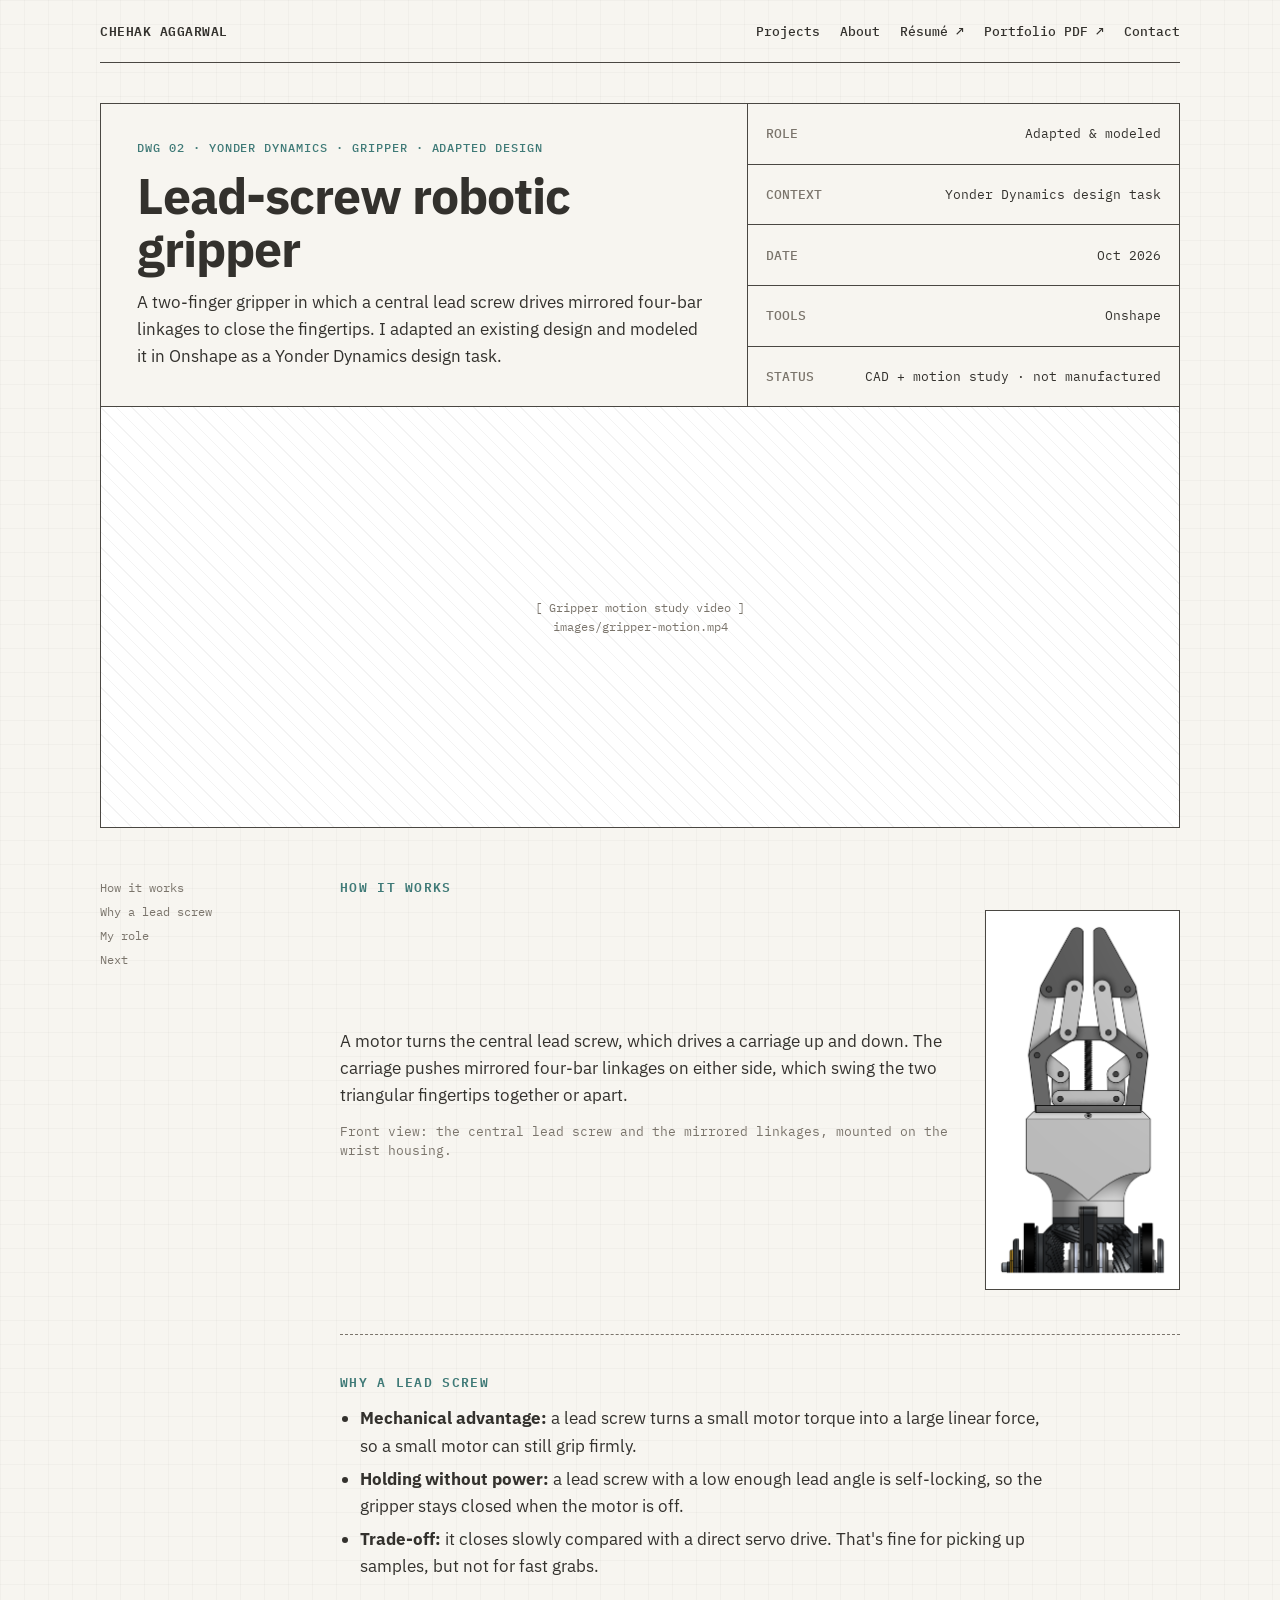
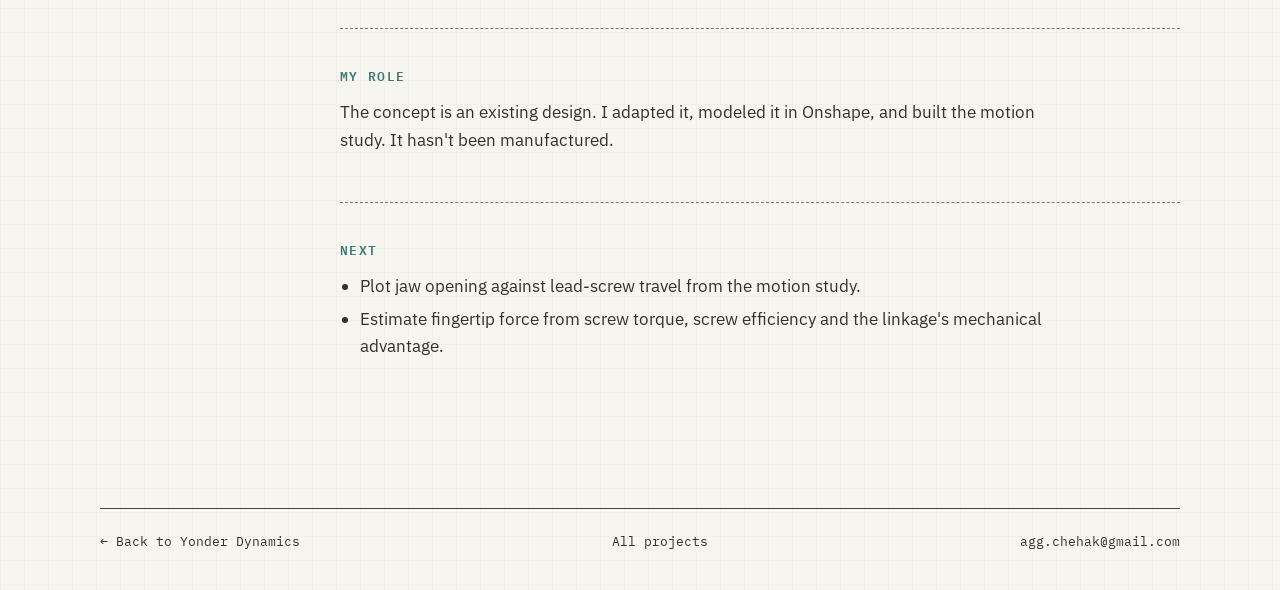
<file: projects/gripper.html>
<!doctype html>
<html lang="en">
<head>
<meta charset="utf-8">
<meta name="viewport" content="width=device-width, initial-scale=1">
<title>Lead-Screw Gripper · Chehak Aggarwal</title>
<meta name="description" content="A lead-screw-driven robotic gripper with mirrored four-bar linkages, adapted and modeled in Onshape.">
<link rel="preconnect" href="https://fonts.googleapis.com">
<link rel="preconnect" href="https://fonts.gstatic.com" crossorigin>
<link href="https://fonts.googleapis.com/css2?family=IBM+Plex+Mono:wght@400;500;600&family=IBM+Plex+Sans:wght@400;500;600;700&display=swap" rel="stylesheet">
<link rel="stylesheet" href="../assets/style.css">
</head>
<body>
<div class="wrap">
  <nav class="nav">
    <a class="brand" href="../index.html">CHEHAK AGGARWAL</a>
    <div class="links"><a href="../index.html#projects">Projects</a><a href="../about.html">About</a><a href="../resume.pdf" target="_blank" rel="noopener">Résumé ↗</a><a href="../portfolio.pdf" target="_blank" rel="noopener">Portfolio PDF ↗</a><a href="../index.html#contact">Contact</a></div>
  </nav>

  <header class="phead">
    <div class="l">
      <div class="tag"><a href="rover-arm.html#gripper" style="text-decoration:none">DWG 02 · Yonder Dynamics</a> · Gripper · Adapted design</div>
      <h1>Lead-screw robotic gripper</h1>
      <p>A two-finger gripper in which a central lead screw drives mirrored four-bar linkages to close the fingertips. I adapted an existing design and modeled it in Onshape as a Yonder Dynamics design task.</p>
    </div>
    <div class="tb">
      <div><b>ROLE</b><span>Adapted &amp; modeled</span></div>
      <div><b>CONTEXT</b><span>Yonder Dynamics design task</span></div>
      <div><b>DATE</b><span>Oct 2026</span></div>
      <div><b>TOOLS</b><span>Onshape</span></div>
      <div><b>STATUS</b><span>CAD + motion study · not manufactured</span></div>
    </div>
  </header>
  <div class="hero-fig"><figure class="fig" data-label="Gripper motion study video" data-file="gripper-motion.mp4" style="--ar:2.973"><video controls autoplay muted loop playsinline preload="metadata"><source src="../images/gripper-motion.mp4" type="video/mp4"></video></figure></div>

  <div class="doc">
    <nav class="toc"><a href="#how">How it works</a><a href="#why">Why a lead screw</a><a href="#role">My role</a><a href="#next">Next</a></nav>
    <main>
      <section class="sec" id="how">
        <h2>How it works</h2>
        <div class="side">
          <div>
            <p>A motor turns the central lead screw, which drives a carriage up and down. The carriage pushes mirrored four-bar linkages on either side, which swing the two triangular fingertips together or apart.</p>
            <p class="muted" style="font:13px/1.5 var(--mono)">Front view: the central lead screw and the mirrored linkages, mounted on the wrist housing.</p>
          </div>
          <figure class="fig" data-label="Gripper render" data-file="gripper-render.png" style="--ar:0.513"><img src="../images/gripper-render.png" alt="Front view of the lead-screw gripper showing the four-bar linkages and central screw"></figure>
        </div>
      </section>

      <section class="sec" id="why">
        <h2>Why a lead screw</h2>
        <ul>
          <li><b>Mechanical advantage:</b> a lead screw turns a small motor torque into a large linear force, so a small motor can still grip firmly.</li>
          <li><b>Holding without power:</b> a lead screw with a low enough lead angle is self-locking, so the gripper stays closed when the motor is off.</li>
          <li><b>Trade-off:</b> it closes slowly compared with a direct servo drive. That's fine for picking up samples, but not for fast grabs.</li>
        </ul>
      </section>

      <section class="sec" id="role">
        <h2>My role</h2>
        <p>The concept is an existing design. I adapted it, modeled it in Onshape, and built the motion study. It hasn't been manufactured.</p>
      </section>

      <section class="sec" id="next">
        <h2>Next</h2>
        <ul>
          <li>Plot jaw opening against lead-screw travel from the motion study.</li>
          <li>Estimate fingertip force from screw torque, screw efficiency and the linkage's mechanical advantage.</li>
        </ul>
      </section>
    </main>
  </div>

  <footer class="foot"><a href="rover-arm.html">← Back to Yonder Dynamics</a><a href="../index.html">All projects</a><a href="mailto:agg.chehak@gmail.com">agg.chehak@gmail.com</a></footer>
</div>
<script src="../assets/main.js"></script>
</body>
</html>
</file>
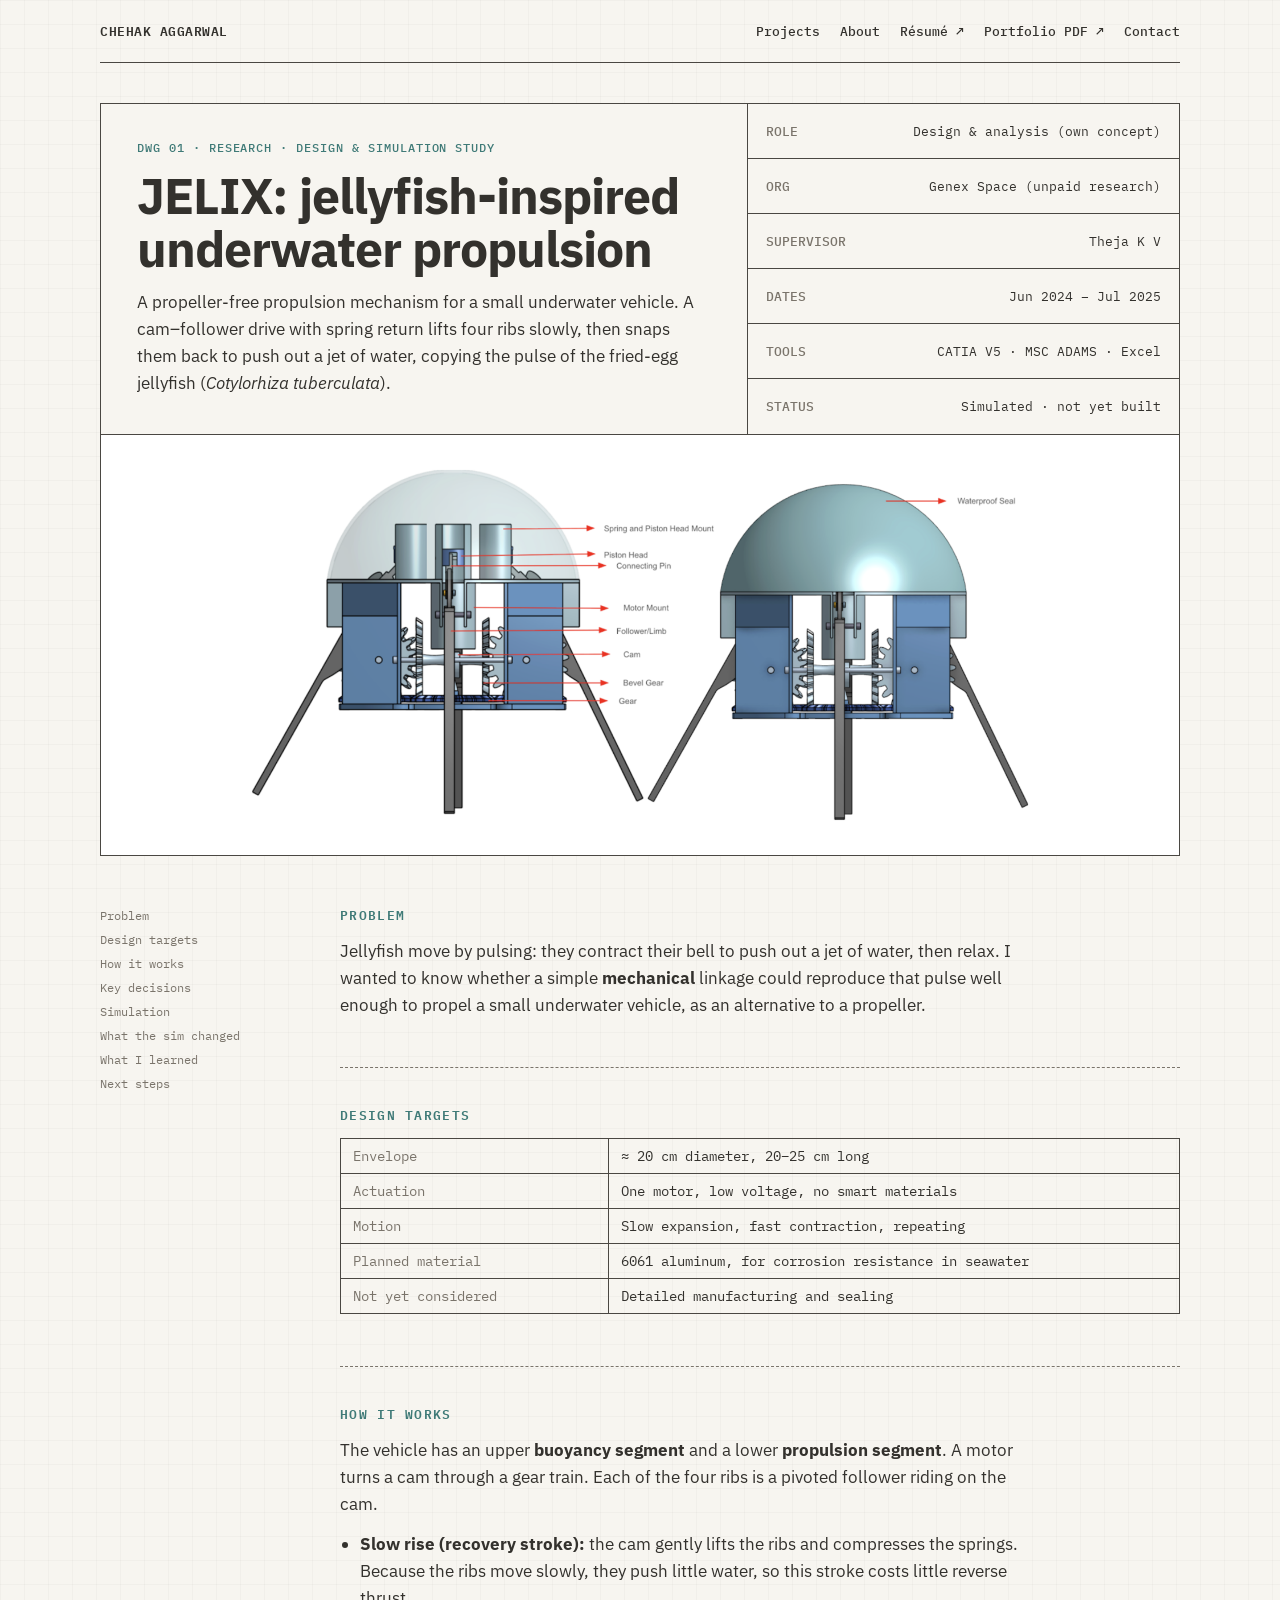
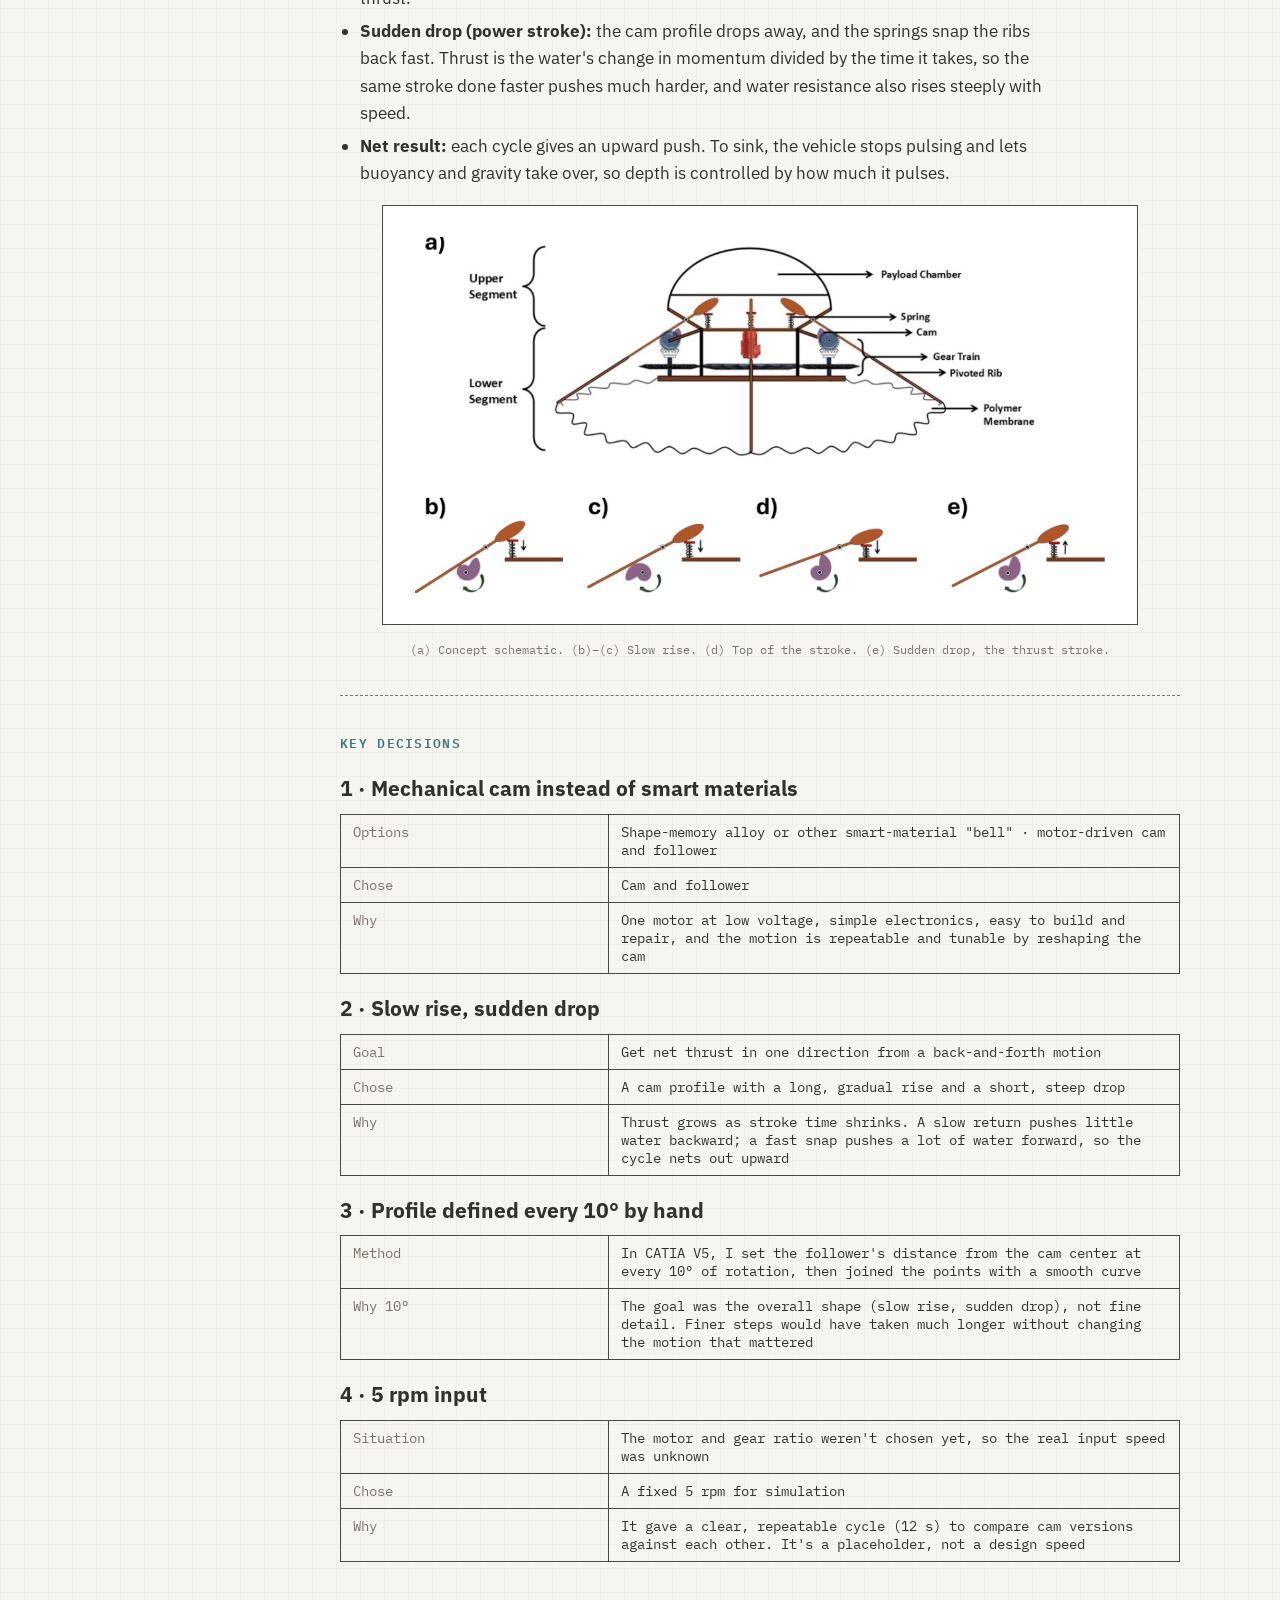
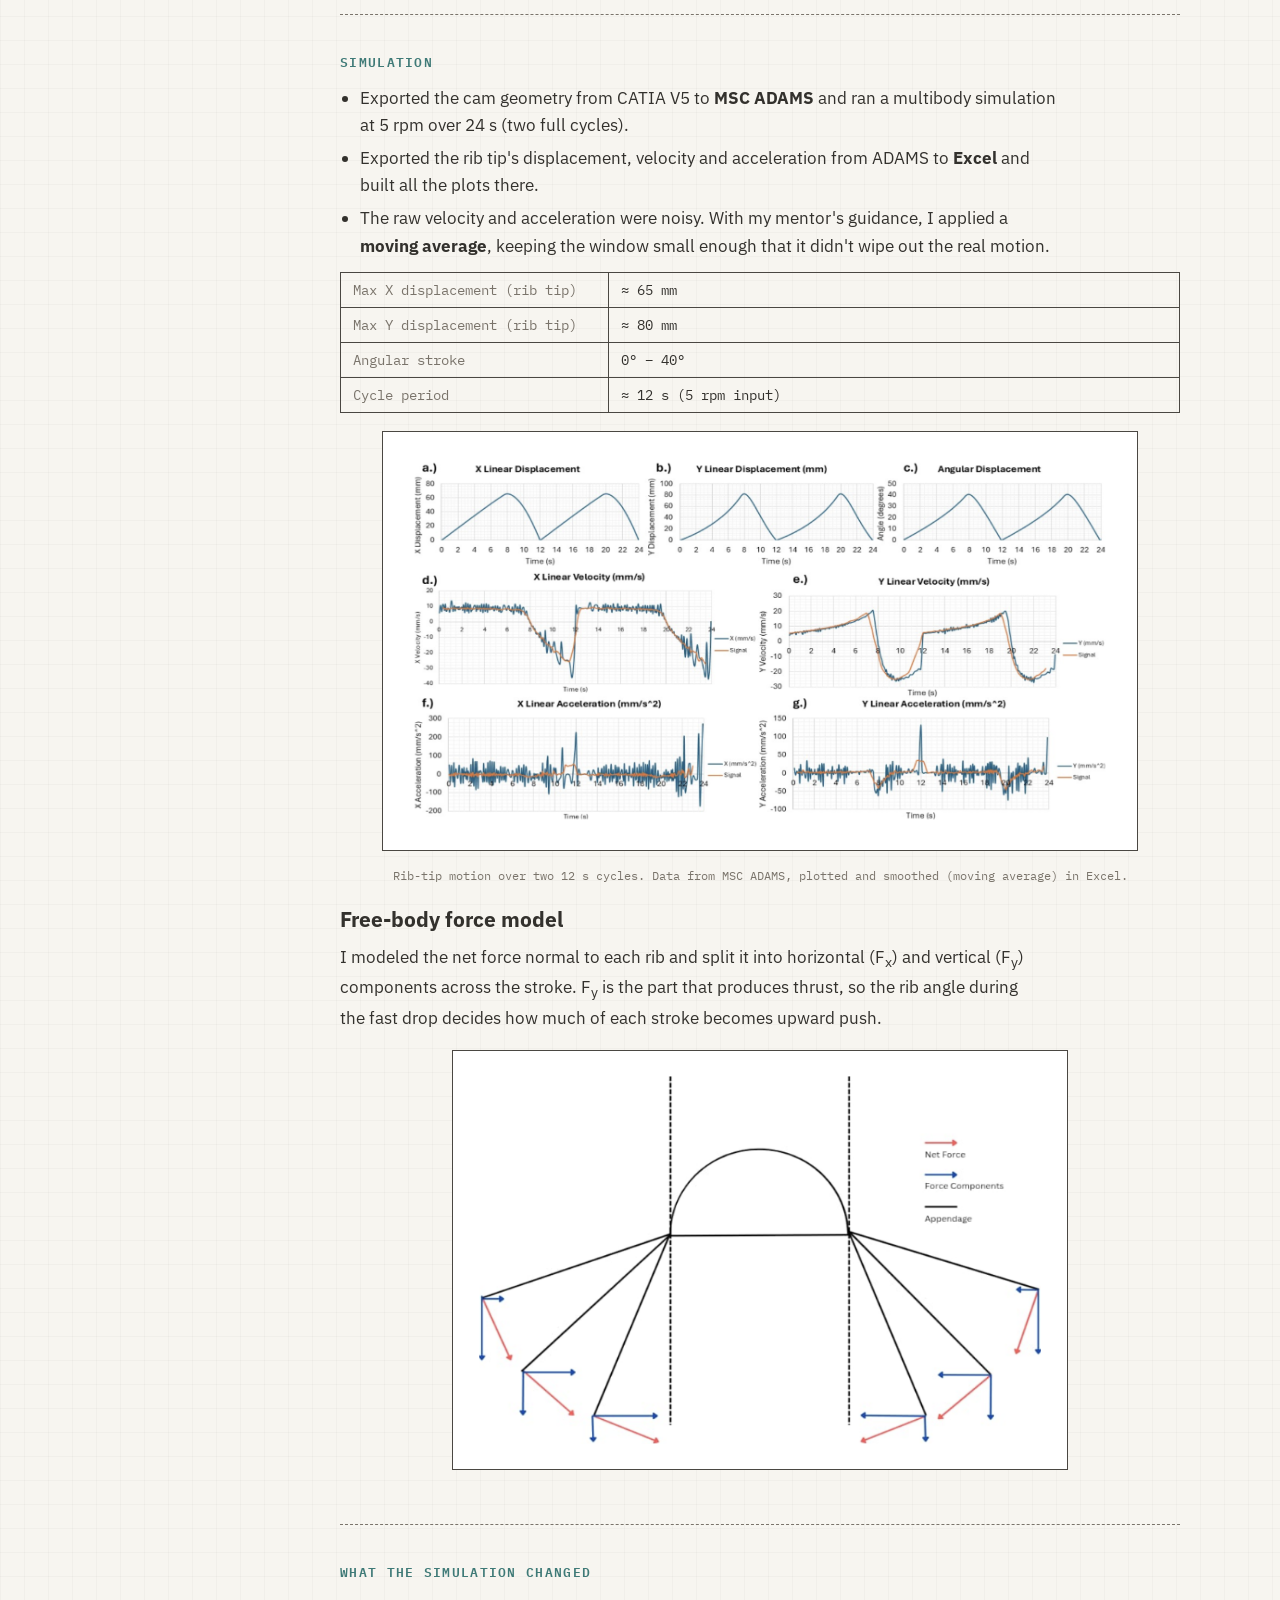
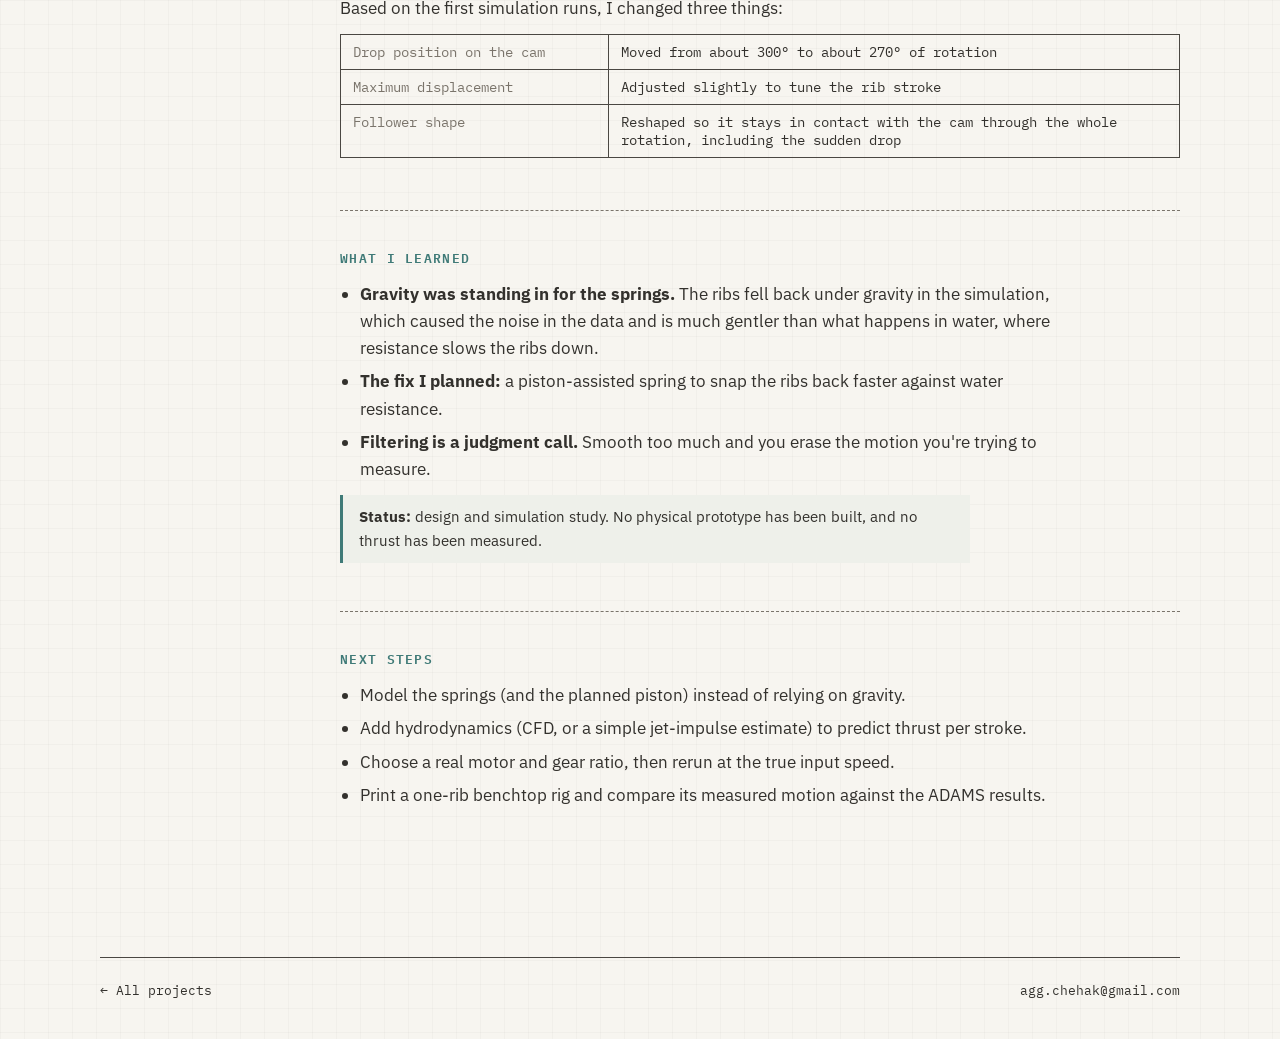
<file: projects/jelix.html>
<!doctype html>
<html lang="en">
<head>
<meta charset="utf-8">
<meta name="viewport" content="width=device-width, initial-scale=1">
<title>JELIX · Chehak Aggarwal</title>
<meta name="description" content="JELIX: a jellyfish-inspired, cam-driven underwater propulsion mechanism designed in CATIA V5 and simulated in MSC ADAMS.">
<link rel="preconnect" href="https://fonts.googleapis.com">
<link rel="preconnect" href="https://fonts.gstatic.com" crossorigin>
<link href="https://fonts.googleapis.com/css2?family=IBM+Plex+Mono:wght@400;500;600&family=IBM+Plex+Sans:wght@400;500;600;700&display=swap" rel="stylesheet">
<link rel="stylesheet" href="../assets/style.css">
</head>
<body>
<div class="wrap">
  <nav class="nav">
    <a class="brand" href="../index.html">CHEHAK AGGARWAL</a>
    <div class="links"><a href="../index.html#projects">Projects</a><a href="../about.html">About</a><a href="../resume.pdf" target="_blank" rel="noopener">Résumé ↗</a><a href="../portfolio.pdf" target="_blank" rel="noopener">Portfolio PDF ↗</a><a href="../index.html#contact">Contact</a></div>
  </nav>

  <header class="phead">
    <div class="l">
      <div class="tag">DWG 01 · Research · Design &amp; simulation study</div>
      <h1>JELIX: jellyfish-inspired underwater propulsion</h1>
      <p>A propeller-free propulsion mechanism for a small underwater vehicle. A cam–follower drive with spring return lifts four ribs slowly, then snaps them back to push out a jet of water, copying the pulse of the fried-egg jellyfish (<i>Cotylorhiza tuberculata</i>).</p>
    </div>
    <div class="tb">
      <div><b>ROLE</b><span>Design &amp; analysis (own concept)</span></div>
      <div><b>ORG</b><span>Genex Space (unpaid research)</span></div>
      <div><b>SUPERVISOR</b><span>Theja K V</span></div>
      <div><b>DATES</b><span>Jun 2024 – Jul 2025</span></div>
      <div><b>TOOLS</b><span>CATIA V5 · MSC ADAMS · Excel</span></div>
      <div><b>STATUS</b><span>Simulated · not yet built</span></div>
    </div>
  </header>
  <div class="hero-fig"><figure class="fig" data-label="JELIX labeled cutaway (system architecture)" data-file="jelix-labeled.png" style="--ar:2.014"><img src="../images/jelix-labeled.png" alt="Labeled JELIX cutaway: piston head, motor mount, follower, cam, bevel gear, waterproof seal"></figure></div>

  <div class="doc">
    <nav class="toc">
      <a href="#problem">Problem</a><a href="#targets">Design targets</a><a href="#how">How it works</a><a href="#decisions">Key decisions</a>
      <a href="#sim">Simulation</a><a href="#changes">What the sim changed</a><a href="#learned">What I learned</a><a href="#next">Next steps</a>
    </nav>
    <main>
      <section class="sec" id="problem">
        <h2>Problem</h2>
        <p>Jellyfish move by pulsing: they contract their bell to push out a jet of water, then relax. I wanted to know whether a simple <b>mechanical</b> linkage could reproduce that pulse well enough to propel a small underwater vehicle, as an alternative to a propeller.</p>
      </section>

      <section class="sec" id="targets">
        <h2>Design targets</h2>
        <table class="spec">
          <tr><td>Envelope</td><td>≈ 20 cm diameter, 20–25 cm long</td></tr>
          <tr><td>Actuation</td><td>One motor, low voltage, no smart materials</td></tr>
          <tr><td>Motion</td><td>Slow expansion, fast contraction, repeating</td></tr>
          <tr><td>Planned material</td><td>6061 aluminum, for corrosion resistance in seawater</td></tr>
          <tr><td>Not yet considered</td><td>Detailed manufacturing and sealing</td></tr>
        </table>
      </section>

      <section class="sec" id="how">
        <h2>How it works</h2>
        <p>The vehicle has an upper <b>buoyancy segment</b> and a lower <b>propulsion segment</b>. A motor turns a cam through a gear train. Each of the four ribs is a pivoted follower riding on the cam.</p>
        <ul>
          <li><b>Slow rise (recovery stroke):</b> the cam gently lifts the ribs and compresses the springs. Because the ribs move slowly, they push little water, so this stroke costs little reverse thrust.</li>
          <li><b>Sudden drop (power stroke):</b> the cam profile drops away, and the springs snap the ribs back fast. Thrust is the water's change in momentum divided by the time it takes, so the same stroke done faster pushes much harder, and water resistance also rises steeply with speed.</li>
          <li><b>Net result:</b> each cycle gives an upward push. To sink, the vehicle stops pulsing and lets buoyancy and gravity take over, so depth is controlled by how much it pulses.</li>
        </ul>
        <div class="figs one"><figure class="fig" data-label="Mechanism schematic, phases (a)–(e)" data-file="jelix-mechanism.png" style="--ar:1.798"><img src="../images/jelix-mechanism.png" alt="Schematic of the JELIX concept and rib motion through the expansion and contraction phases"></figure></div>
        <figcaption>(a) Concept schematic. (b)–(c) Slow rise. (d) Top of the stroke. (e) Sudden drop, the thrust stroke.</figcaption>
      </section>

      <section class="sec" id="decisions">
        <h2>Key decisions</h2>

        <h3>1 · Mechanical cam instead of smart materials</h3>
        <table class="spec">
          <tr><td>Options</td><td>Shape-memory alloy or other smart-material "bell" · motor-driven cam and follower</td></tr>
          <tr><td>Chose</td><td>Cam and follower</td></tr>
          <tr><td>Why</td><td>One motor at low voltage, simple electronics, easy to build and repair, and the motion is repeatable and tunable by reshaping the cam</td></tr>
        </table>

        <h3>2 · Slow rise, sudden drop</h3>
        <table class="spec">
          <tr><td>Goal</td><td>Get net thrust in one direction from a back-and-forth motion</td></tr>
          <tr><td>Chose</td><td>A cam profile with a long, gradual rise and a short, steep drop</td></tr>
          <tr><td>Why</td><td>Thrust grows as stroke time shrinks. A slow return pushes little water backward; a fast snap pushes a lot of water forward, so the cycle nets out upward</td></tr>
        </table>

        <h3>3 · Profile defined every 10° by hand</h3>
        <table class="spec">
          <tr><td>Method</td><td>In CATIA V5, I set the follower's distance from the cam center at every 10° of rotation, then joined the points with a smooth curve</td></tr>
          <tr><td>Why 10°</td><td>The goal was the overall shape (slow rise, sudden drop), not fine detail. Finer steps would have taken much longer without changing the motion that mattered</td></tr>
        </table>

        <h3>4 · 5 rpm input</h3>
        <table class="spec">
          <tr><td>Situation</td><td>The motor and gear ratio weren't chosen yet, so the real input speed was unknown</td></tr>
          <tr><td>Chose</td><td>A fixed 5 rpm for simulation</td></tr>
          <tr><td>Why</td><td>It gave a clear, repeatable cycle (12 s) to compare cam versions against each other. It's a placeholder, not a design speed</td></tr>
        </table>
      </section>

      <section class="sec" id="sim">
        <h2>Simulation</h2>
        <ul>
          <li>Exported the cam geometry from CATIA V5 to <b>MSC ADAMS</b> and ran a multibody simulation at 5 rpm over 24 s (two full cycles).</li>
          <li>Exported the rib tip's displacement, velocity and acceleration from ADAMS to <b>Excel</b> and built all the plots there.</li>
          <li>The raw velocity and acceleration were noisy. With my mentor's guidance, I applied a <b>moving average</b>, keeping the window small enough that it didn't wipe out the real motion.</li>
        </ul>
        <table class="spec">
          <tr><td>Max X displacement (rib tip)</td><td>≈ 65 mm</td></tr>
          <tr><td>Max Y displacement (rib tip)</td><td>≈ 80 mm</td></tr>
          <tr><td>Angular stroke</td><td>0° – 40°</td></tr>
          <tr><td>Cycle period</td><td>≈ 12 s (5 rpm input)</td></tr>
        </table>
        <div class="figs one"><figure class="fig" data-label="ADAMS displacement / velocity / acceleration plots" data-file="jelix-adams-plots.png" style="--ar:1.801"><img src="../images/jelix-adams-plots.png" alt="Rib-tip displacement, velocity and acceleration over 24 seconds, plotted in Excel from MSC ADAMS data"></figure></div>
        <figcaption>Rib-tip motion over two 12 s cycles. Data from MSC ADAMS, plotted and smoothed (moving average) in Excel.</figcaption>
        <h3>Free-body force model</h3>
        <p>I modeled the net force normal to each rib and split it into horizontal (F<sub>x</sub>) and vertical (F<sub>y</sub>) components across the stroke. F<sub>y</sub> is the part that produces thrust, so the rib angle during the fast drop decides how much of each stroke becomes upward push.</p>
        <div class="figs one"><figure class="fig" data-label="Free-body diagram of rib forces" data-file="jelix-fbd.png" style="--ar:1.466"><img src="../images/jelix-fbd.png" alt="Free-body diagram showing net force and its components on each rib"></figure></div>
      </section>

      <section class="sec" id="changes">
        <h2>What the simulation changed</h2>
        <p>Based on the first simulation runs, I changed three things:</p>
        <table class="spec">
          <tr><td>Drop position on the cam</td><td>Moved from about 300° to about 270° of rotation</td></tr>
          <tr><td>Maximum displacement</td><td>Adjusted slightly to tune the rib stroke</td></tr>
          <tr><td>Follower shape</td><td>Reshaped so it stays in contact with the cam through the whole rotation, including the sudden drop</td></tr>
        </table>
      </section>

      <section class="sec" id="learned">
        <h2>What I learned</h2>
        <ul>
          <li><b>Gravity was standing in for the springs.</b> The ribs fell back under gravity in the simulation, which caused the noise in the data and is much gentler than what happens in water, where resistance slows the ribs down.</li>
          <li><b>The fix I planned:</b> a piston-assisted spring to snap the ribs back faster against water resistance.</li>
          <li><b>Filtering is a judgment call.</b> Smooth too much and you erase the motion you're trying to measure.</li>
        </ul>
        <div class="note"><b>Status:</b> design and simulation study. No physical prototype has been built, and no thrust has been measured.</div>
      </section>

      <section class="sec" id="next">
        <h2>Next steps</h2>
        <ul>
          <li>Model the springs (and the planned piston) instead of relying on gravity.</li>
          <li>Add hydrodynamics (CFD, or a simple jet-impulse estimate) to predict thrust per stroke.</li>
          <li>Choose a real motor and gear ratio, then rerun at the true input speed.</li>
          <li>Print a one-rib benchtop rig and compare its measured motion against the ADAMS results.</li>
        </ul>
      </section>
    </main>
  </div>

  <footer class="foot"><a href="../index.html">← All projects</a><a href="mailto:agg.chehak@gmail.com">agg.chehak@gmail.com</a></footer>
</div>
<script src="../assets/main.js"></script>
</body>
</html>
</file>
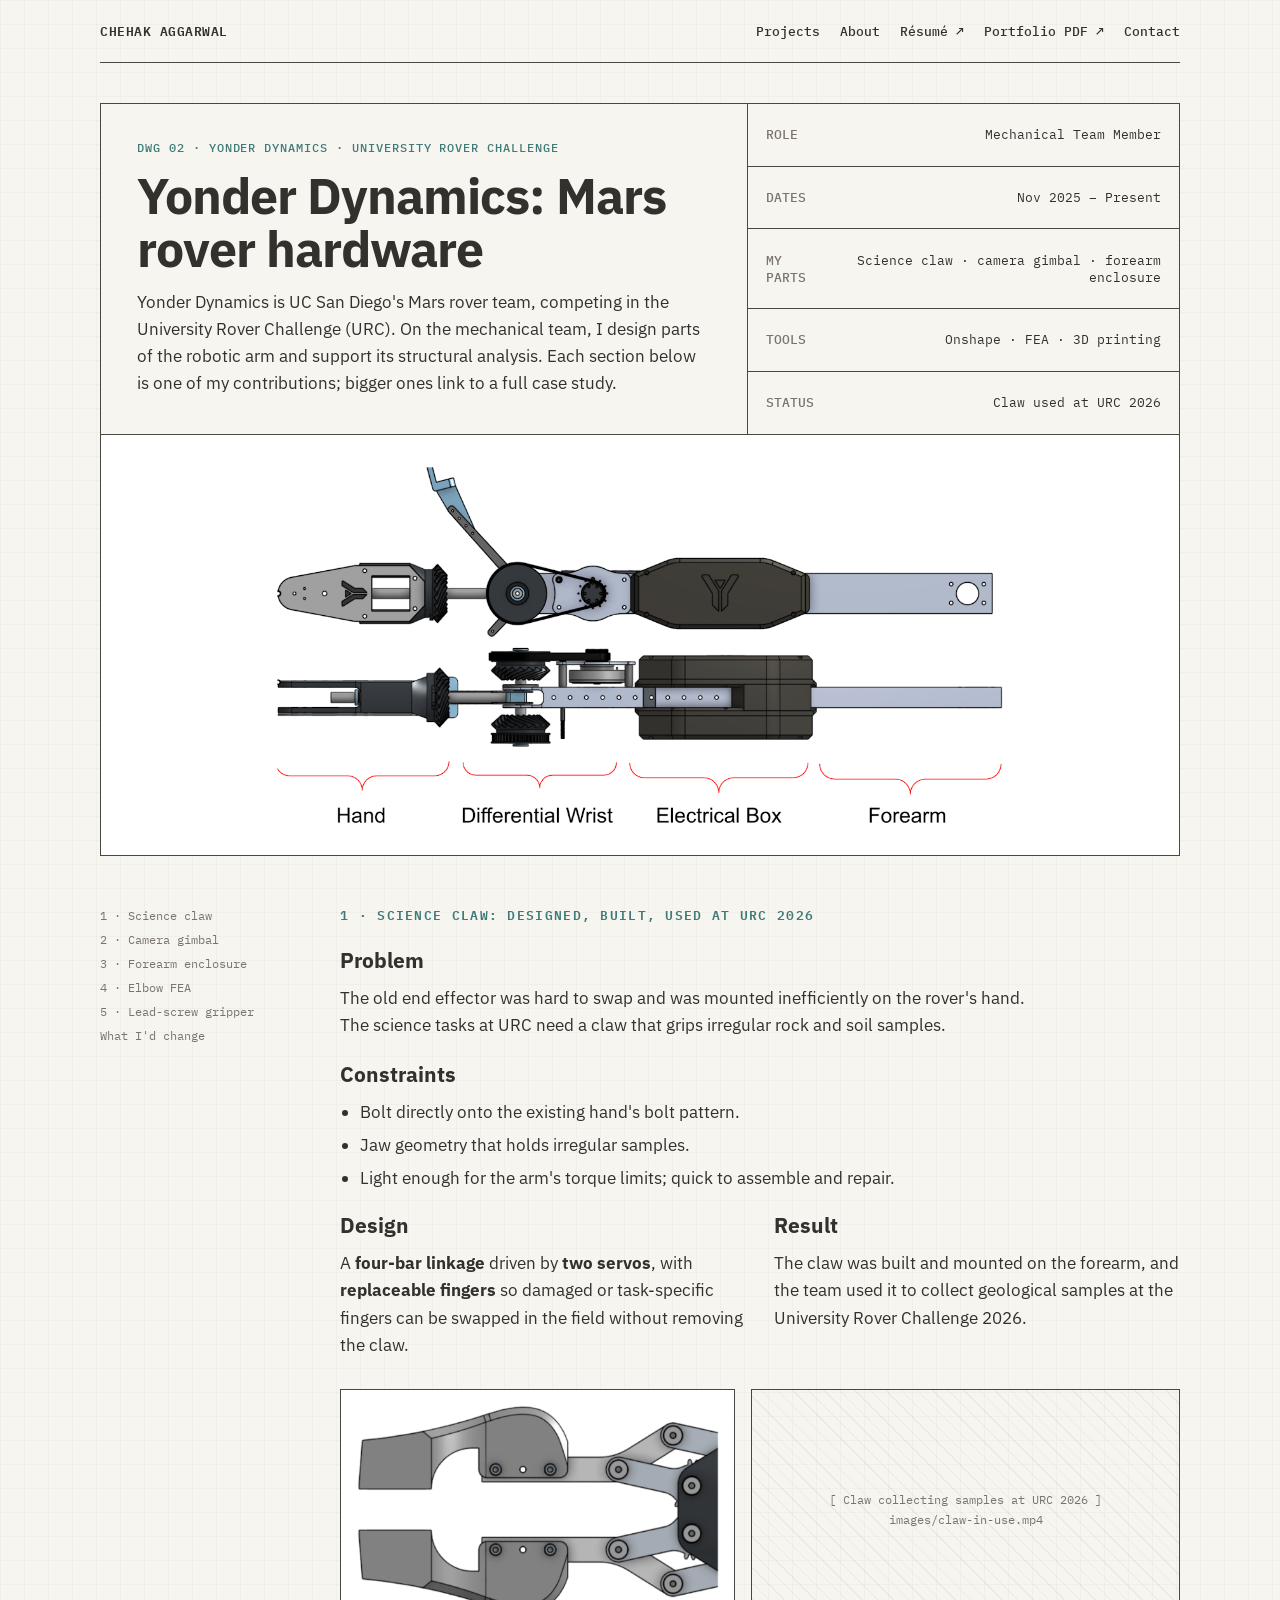
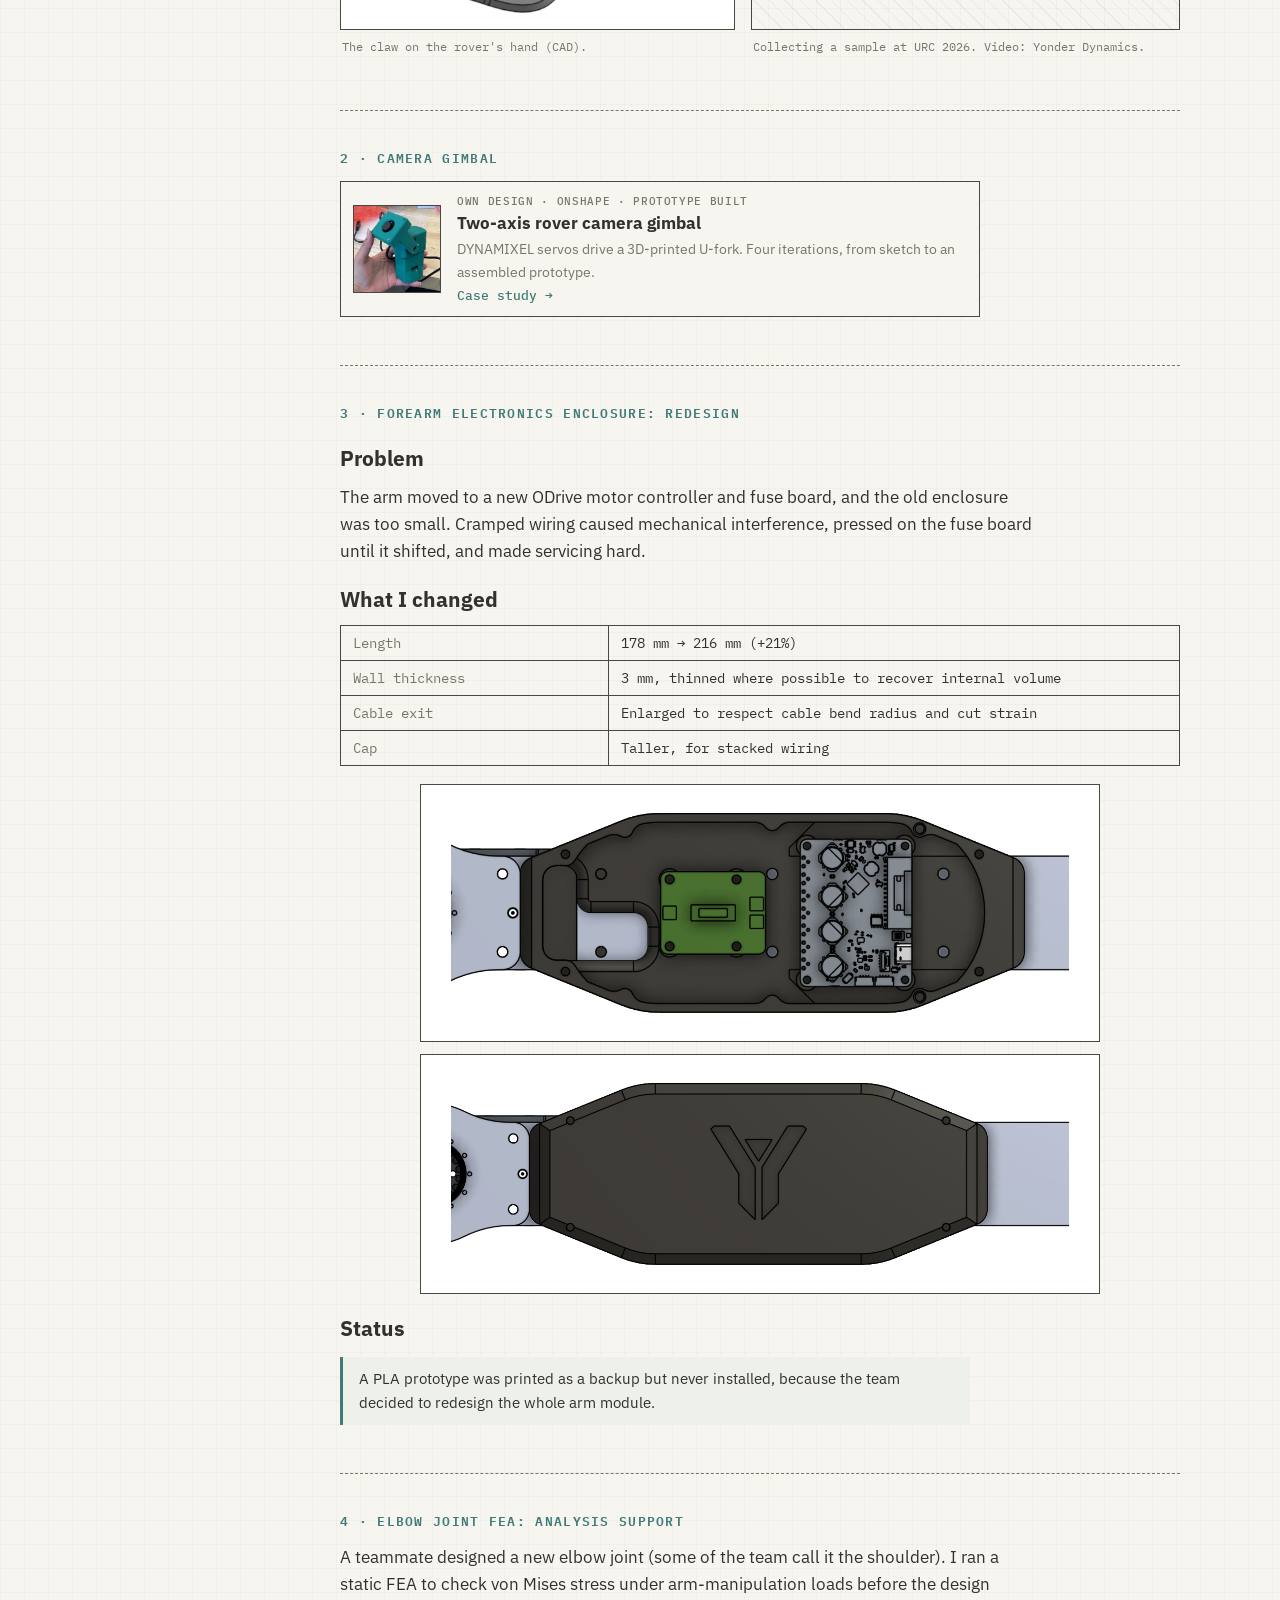
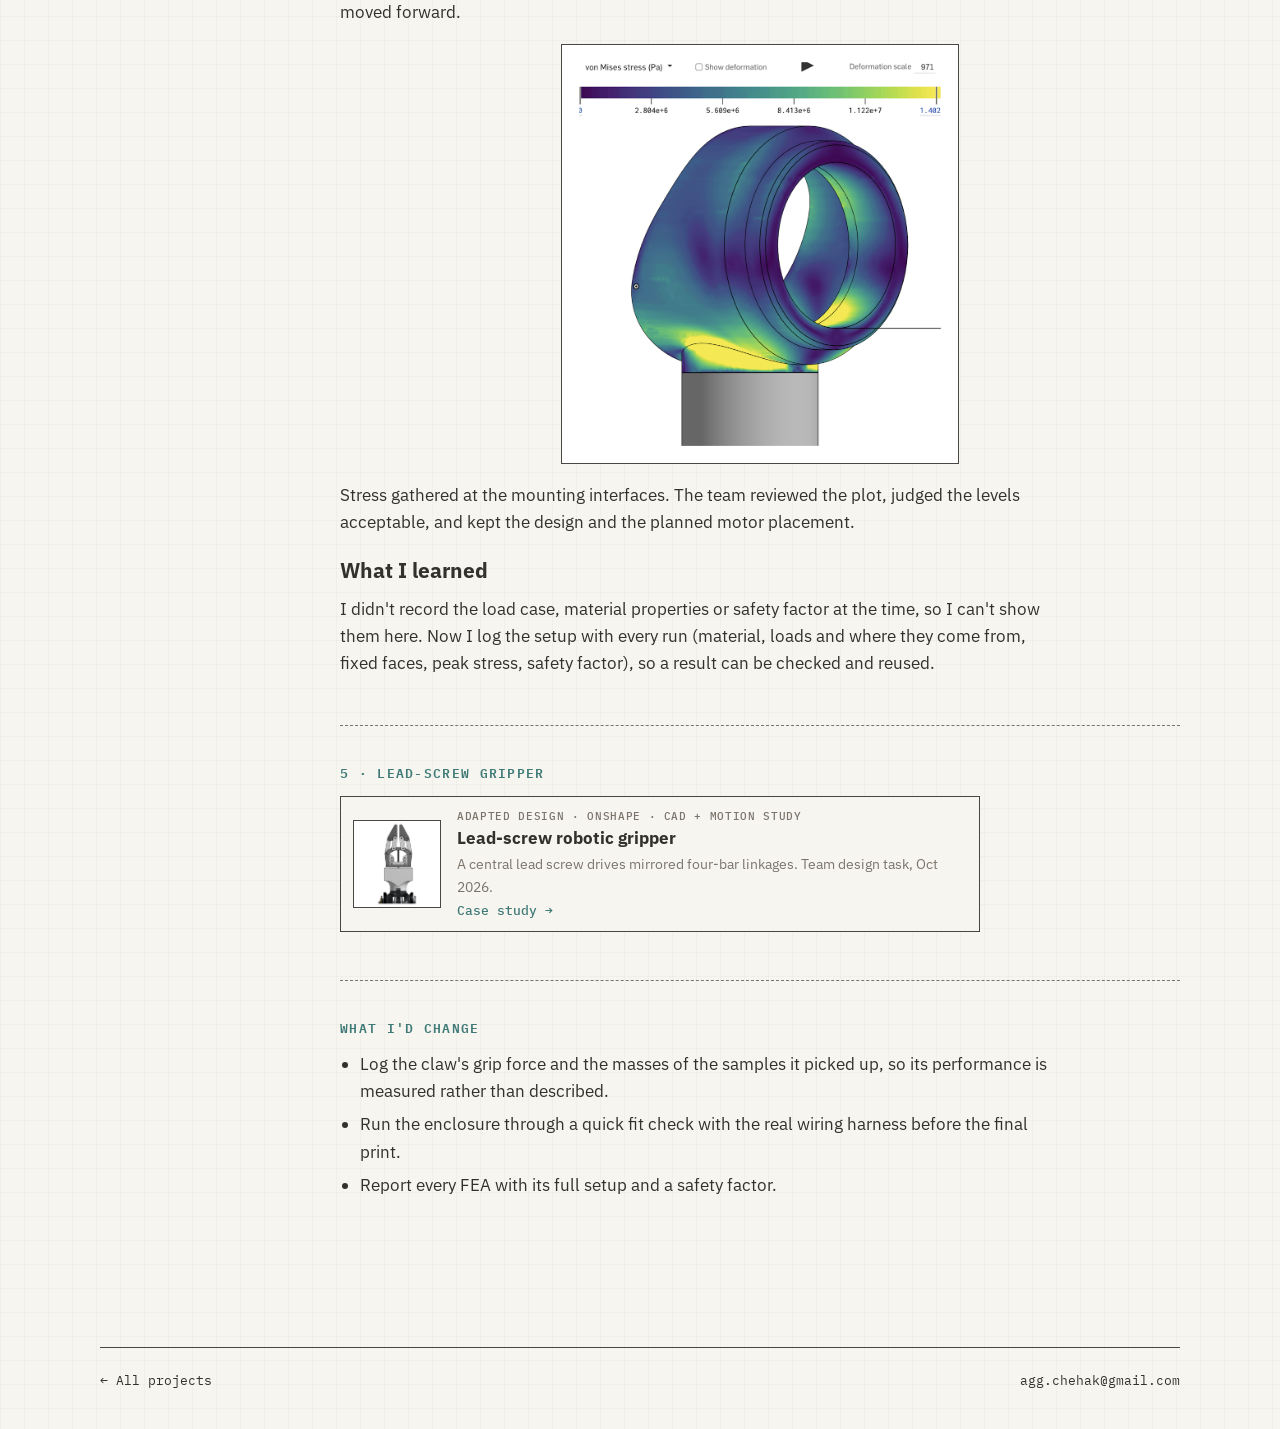
<file: projects/rover-arm.html>
<!doctype html>
<html lang="en">
<head>
<meta charset="utf-8">
<meta name="viewport" content="width=device-width, initial-scale=1">
<title>Yonder Dynamics · Chehak Aggarwal</title>
<meta name="description" content="Science claw, forearm electronics enclosure, elbow FEA and a lead-screw gripper for the Yonder Dynamics Mars rover (University Rover Challenge).">
<link rel="preconnect" href="https://fonts.googleapis.com">
<link rel="preconnect" href="https://fonts.gstatic.com" crossorigin>
<link href="https://fonts.googleapis.com/css2?family=IBM+Plex+Mono:wght@400;500;600&family=IBM+Plex+Sans:wght@400;500;600;700&display=swap" rel="stylesheet">
<link rel="stylesheet" href="../assets/style.css">
</head>
<body>
<div class="wrap">
  <nav class="nav">
    <a class="brand" href="../index.html">CHEHAK AGGARWAL</a>
    <div class="links"><a href="../index.html#projects">Projects</a><a href="../about.html">About</a><a href="../resume.pdf" target="_blank" rel="noopener">Résumé ↗</a><a href="../portfolio.pdf" target="_blank" rel="noopener">Portfolio PDF ↗</a><a href="../index.html#contact">Contact</a></div>
  </nav>

  <header class="phead">
    <div class="l">
      <div class="tag">DWG 02 · Yonder Dynamics · University Rover Challenge</div>
      <h1>Yonder Dynamics: Mars rover hardware</h1>
      <p>Yonder Dynamics is UC San Diego's Mars rover team, competing in the University Rover Challenge (URC). On the mechanical team, I design parts of the robotic arm and support its structural analysis. Each section below is one of my contributions; bigger ones link to a full case study.</p>
    </div>
    <div class="tb">
      <div><b>ROLE</b><span>Mechanical Team Member</span></div>
      <div><b>DATES</b><span>Nov 2025 – Present</span></div>
      <div><b>MY PARTS</b><span>Science claw · camera gimbal · forearm enclosure</span></div>
      <div><b>TOOLS</b><span>Onshape · FEA · 3D printing</span></div>
      <div><b>STATUS</b><span>Claw used at URC 2026</span></div>
    </div>
  </header>
  <div class="hero-fig"><figure class="fig" data-label="Rover arm, labeled: hand / differential wrist / electrical box / forearm" data-file="rover-arm-labeled.png" style="--ar:1.879"><img src="../images/rover-arm-labeled.png" alt="Rover arm CAD with labeled hand, differential wrist, electrical box and forearm"></figure></div>

  <div class="doc">
    <nav class="toc">
      <a href="#claw">1 · Science claw</a><a href="#gimbal">2 · Camera gimbal</a><a href="#enclosure">3 · Forearm enclosure</a><a href="#fea">4 · Elbow FEA</a><a href="#gripper">5 · Lead-screw gripper</a><a href="#next">What I'd change</a>
    </nav>
    <main>
      <section class="sec" id="claw">
        <h2>1 · Science claw: designed, built, used at URC 2026</h2>
        <h3>Problem</h3>
        <p>The old end effector was hard to swap and was mounted inefficiently on the rover's hand. The science tasks at URC need a claw that grips irregular rock and soil samples.</p>
        <h3>Constraints</h3>
        <ul>
          <li>Bolt directly onto the existing hand's bolt pattern.</li>
          <li>Jaw geometry that holds irregular samples.</li>
          <li>Light enough for the arm's torque limits; quick to assemble and repair.</li>
        </ul>
        <div class="cols2">
          <div><h3>Design</h3><p>A <b>four-bar linkage</b> driven by <b>two servos</b>, with <b>replaceable fingers</b> so damaged or task-specific fingers can be swapped in the field without removing the claw.</p></div>
          <div><h3>Result</h3><p>The claw was built and mounted on the forearm, and the team used it to collect geological samples at the University Rover Challenge 2026.</p></div>
        </div>
        <div class="figs">
          <div style="--ar:1.64"><figure class="fig" data-label="Claw + hand render" data-file="claw-render.png" style="--ar:1.64"><img src="../images/claw-render.png" alt="Science claw and hand CAD render"></figure><figcaption>The claw on the rover's hand (CAD).</figcaption></div>
          <div style="--ar:1.778"><figure class="fig photo" data-label="Claw collecting samples at URC 2026" data-file="claw-in-use.mp4" style="--ar:1.778"><video controls autoplay muted loop playsinline preload="metadata"><source src="../images/claw-in-use.mp4" type="video/mp4"></video></figure><figcaption>Collecting a sample at URC 2026. Video: Yonder Dynamics.</figcaption></div>
        </div>
      </section>

      <section class="sec" id="gimbal">
        <h2>2 · Camera gimbal</h2>
        <a href="gimbal.html" style="display:flex;gap:16px;align-items:center;border:1.5px solid var(--line);background:var(--paper);padding:12px;text-decoration:none;color:inherit;max-width:640px;margin:12px 0">
          <img src="../images/gimbal-prototype.jpg" alt="Assembled camera gimbal prototype" onerror="this.style.visibility='hidden'" style="width:88px;height:88px;flex:none;object-fit:cover;border:1px solid var(--line);background:#fff">
          <span style="display:flex;flex-direction:column;gap:4px;min-width:0">
            <span style="font:500 11px var(--mono);letter-spacing:.06em;color:var(--muted)">OWN DESIGN · ONSHAPE · PROTOTYPE BUILT</span>
            <b style="font-size:17px;line-height:1.3">Two-axis rover camera gimbal</b>
            <span style="font-size:14px;color:var(--muted)">DYNAMIXEL servos drive a 3D-printed U-fork. Four iterations, from sketch to an assembled prototype.</span>
            <span style="font:500 13px var(--mono);color:var(--red)">Case study →</span>
          </span>
        </a>
      </section>

      <section class="sec" id="enclosure">
        <h2>3 · Forearm electronics enclosure: redesign</h2>
        <h3>Problem</h3>
        <p>The arm moved to a new ODrive motor controller and fuse board, and the old enclosure was too small. Cramped wiring caused mechanical interference, pressed on the fuse board until it shifted, and made servicing hard.</p>
        <h3>What I changed</h3>
        <table class="spec">
          <tr><td>Length</td><td>178 mm → 216 mm (+21%)</td></tr>
          <tr><td>Wall thickness</td><td>3 mm, thinned where possible to recover internal volume</td></tr>
          <tr><td>Cable exit</td><td>Enlarged to respect cable bend radius and cut strain</td></tr>
          <tr><td>Cap</td><td>Taller, for stacked wiring</td></tr>
        </table>
        <div class="figs stack">
          <figure class="fig" data-label="Enclosure open: ODrive + fuse board layout" data-file="enclosure-open.png" style="--ar:2.634"><img src="../images/enclosure-open.png" alt="Top view of the open enclosure with the ODrive and fuse board"></figure>
          <figure class="fig" data-label="Enclosure closed" data-file="enclosure-closed.png" style="--ar:2.837"><img src="../images/enclosure-closed.png" alt="Closed forearm enclosure render"></figure>
        </div>
        <h3>Status</h3>
        <div class="note">A PLA prototype was printed as a backup but never installed, because the team decided to redesign the whole arm module.</div>
      </section>

      <section class="sec" id="fea">
        <h2>4 · Elbow joint FEA: analysis support</h2>
        <p>A teammate designed a new elbow joint (some of the team call it the shoulder). I ran a static FEA to check von Mises stress under arm-manipulation loads before the design moved forward.</p>
        <div class="figs one"><figure class="fig" data-label="Elbow von Mises stress plot" data-file="fea-elbow.png" style="--ar:0.946"><img src="../images/fea-elbow.png" alt="Von Mises stress plot of the elbow joint"></figure></div>
        <p>Stress gathered at the mounting interfaces. The team reviewed the plot, judged the levels acceptable, and kept the design and the planned motor placement.</p>
        <h3>What I learned</h3>
        <p>I didn't record the load case, material properties or safety factor at the time, so I can't show them here. Now I log the setup with every run (material, loads and where they come from, fixed faces, peak stress, safety factor), so a result can be checked and reused.</p>
      </section>

      <section class="sec" id="gripper">
        <h2>5 · Lead-screw gripper</h2>
        <a href="gripper.html" style="display:flex;gap:16px;align-items:center;border:1.5px solid var(--line);background:var(--paper);padding:12px;text-decoration:none;color:inherit;max-width:640px;margin:12px 0">
          <img src="../images/gripper-render.png" alt="Lead-screw gripper CAD render" onerror="this.style.visibility='hidden'" style="width:88px;height:88px;flex:none;object-fit:contain;border:1px solid var(--line);background:#fff">
          <span style="display:flex;flex-direction:column;gap:4px;min-width:0">
            <span style="font:500 11px var(--mono);letter-spacing:.06em;color:var(--muted)">ADAPTED DESIGN · ONSHAPE · CAD + MOTION STUDY</span>
            <b style="font-size:17px;line-height:1.3">Lead-screw robotic gripper</b>
            <span style="font-size:14px;color:var(--muted)">A central lead screw drives mirrored four-bar linkages. Team design task, Oct 2026.</span>
            <span style="font:500 13px var(--mono);color:var(--red)">Case study →</span>
          </span>
        </a>
      </section>

      <section class="sec" id="next">
        <h2>What I'd change</h2>
        <ul>
          <li>Log the claw's grip force and the masses of the samples it picked up, so its performance is measured rather than described.</li>
          <li>Run the enclosure through a quick fit check with the real wiring harness before the final print.</li>
          <li>Report every FEA with its full setup and a safety factor.</li>
        </ul>
      </section>
    </main>
  </div>

  <footer class="foot"><a href="../index.html">← All projects</a><a href="mailto:agg.chehak@gmail.com">agg.chehak@gmail.com</a></footer>
</div>
<script src="../assets/main.js"></script>
</body>
</html>
</file>
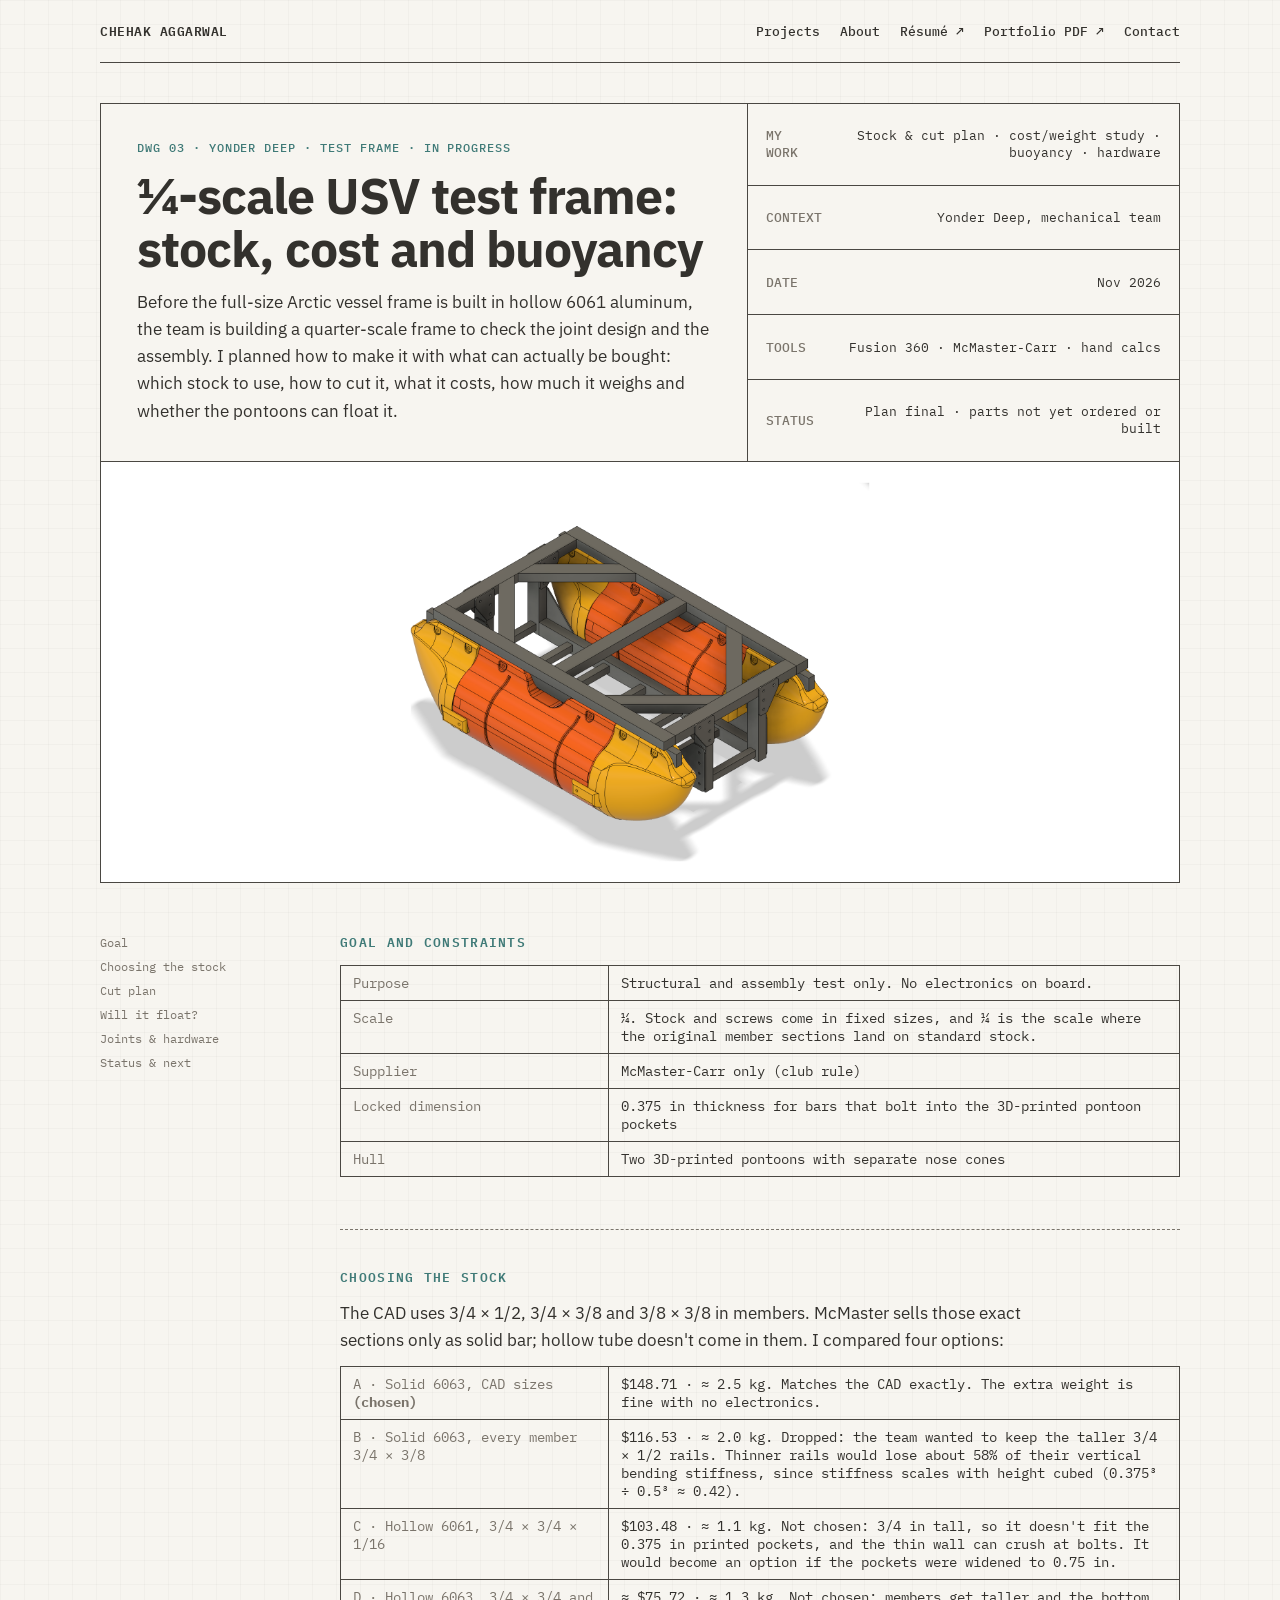
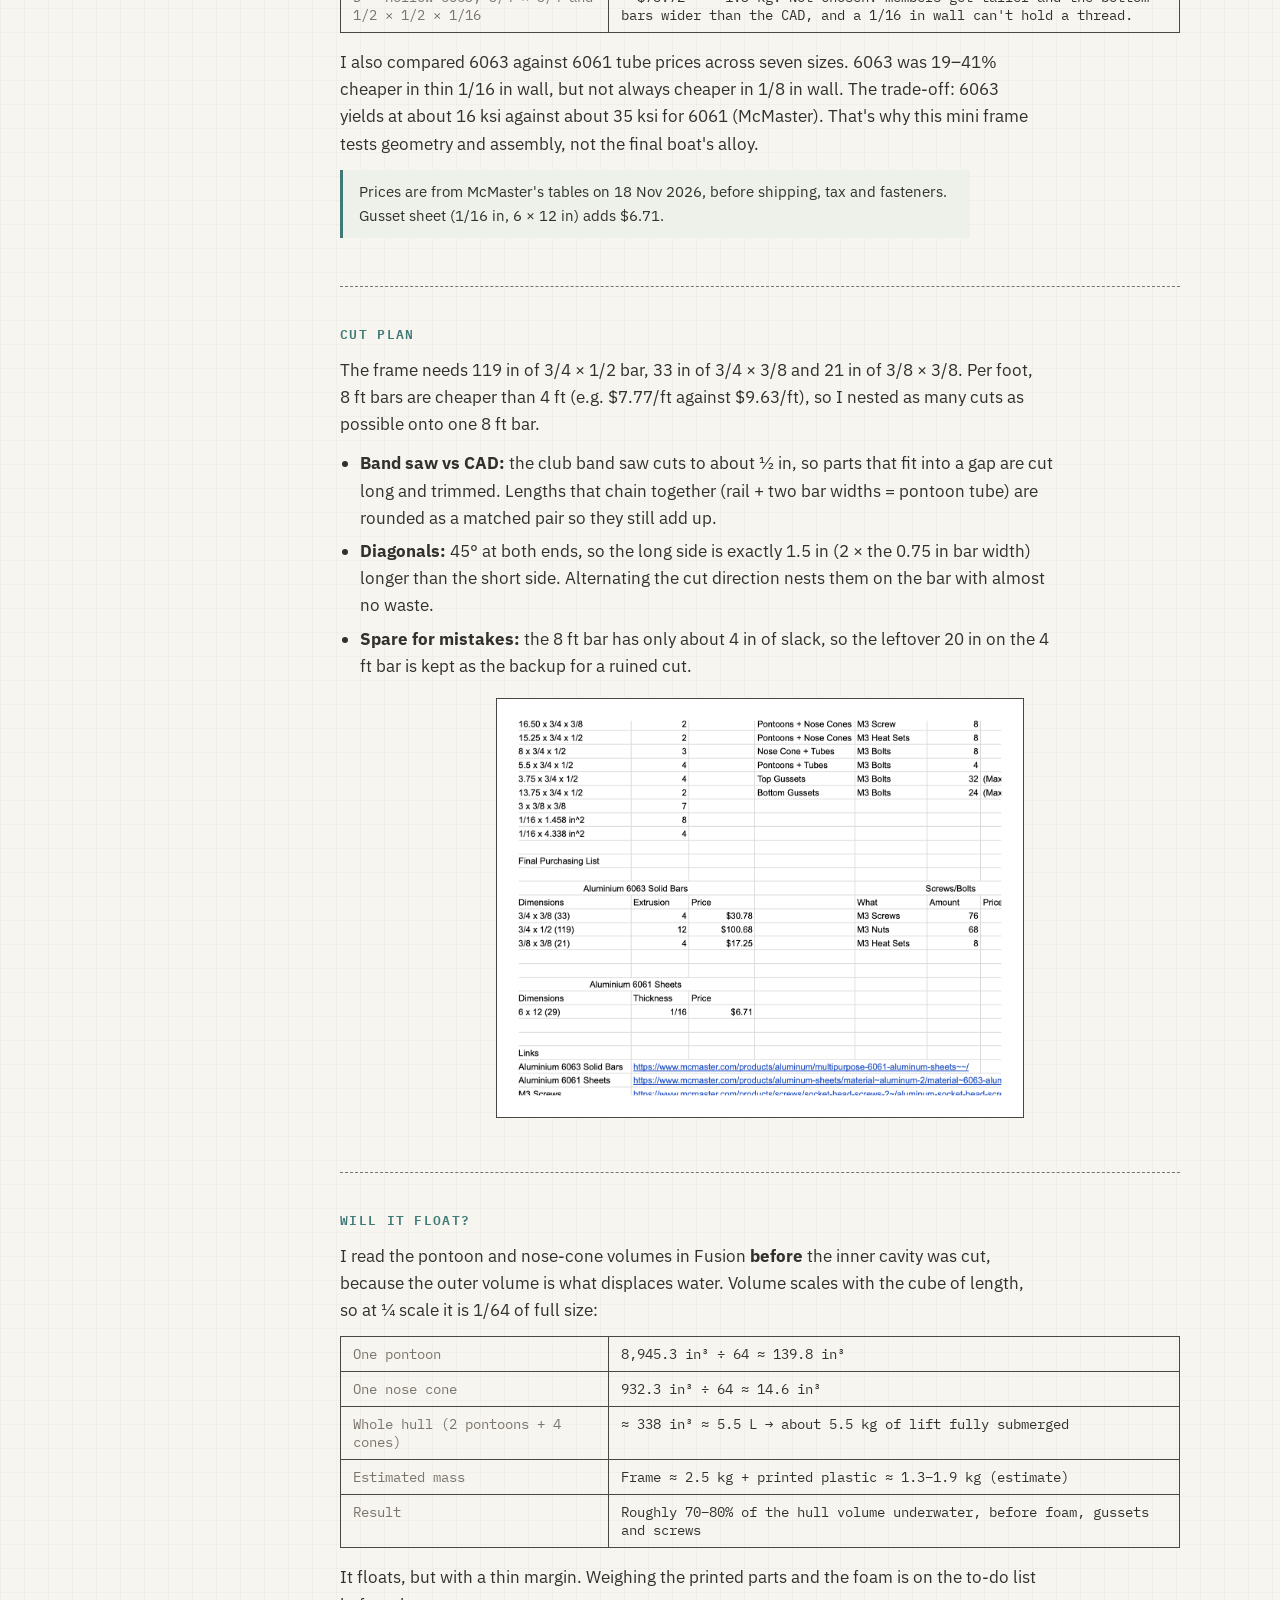
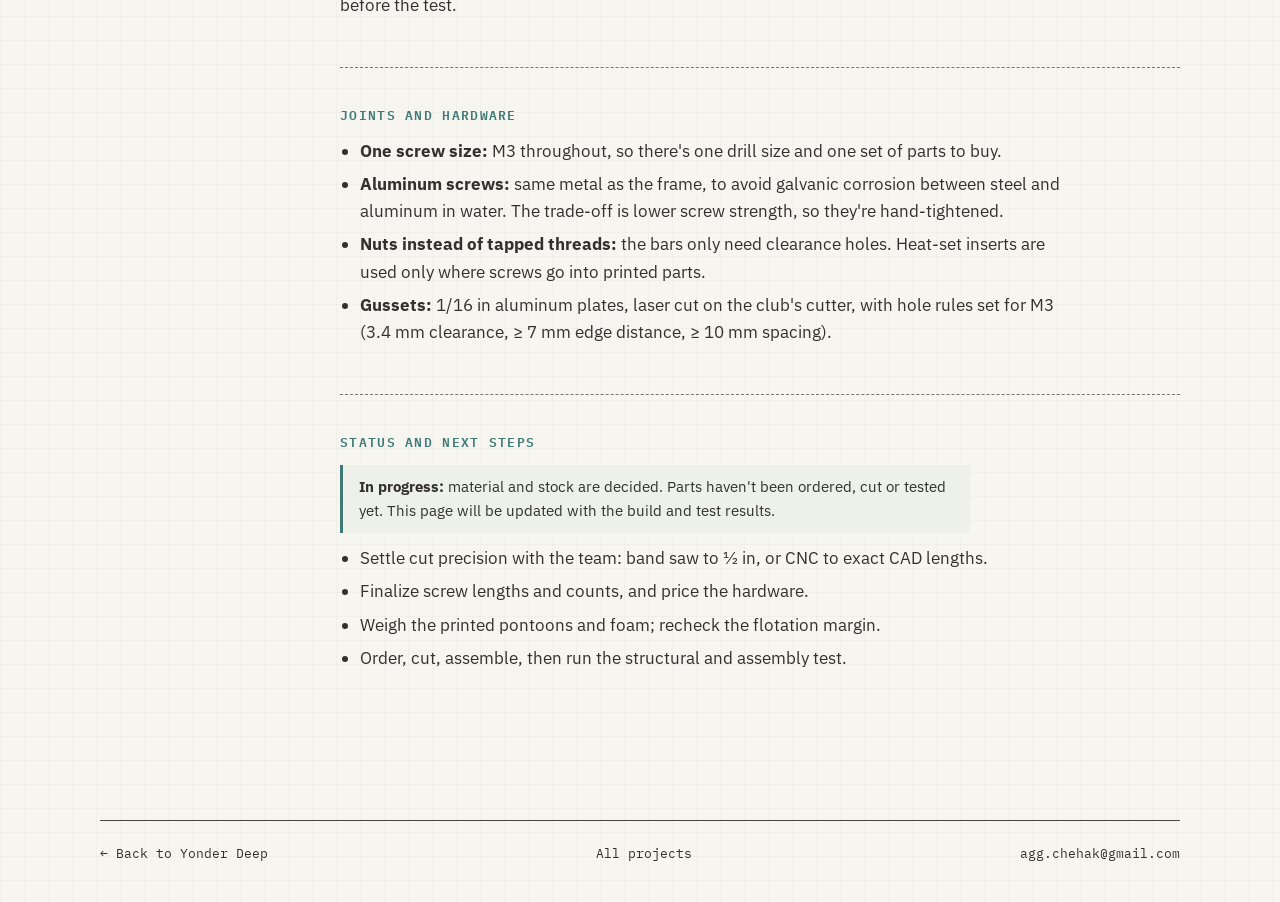
<file: projects/usv-mini-frame.html>
<!doctype html>
<html lang="en">
<head>
<meta charset="utf-8">
<meta name="viewport" content="width=device-width, initial-scale=1">
<title>¼-Scale USV Test Frame · Chehak Aggarwal</title>
<meta name="description" content="Planning a quarter-scale aluminum test frame for Yonder Deep's Arctic surface vessel: stock selection, cut list, cost and weight trade study, buoyancy check and hardware plan.">
<link rel="preconnect" href="https://fonts.googleapis.com">
<link rel="preconnect" href="https://fonts.gstatic.com" crossorigin>
<link href="https://fonts.googleapis.com/css2?family=IBM+Plex+Mono:wght@400;500;600&family=IBM+Plex+Sans:wght@400;500;600;700&display=swap" rel="stylesheet">
<link rel="stylesheet" href="../assets/style.css">
</head>
<body>
<div class="wrap">
  <nav class="nav">
    <a class="brand" href="../index.html">CHEHAK AGGARWAL</a>
    <div class="links"><a href="../index.html#projects">Projects</a><a href="../about.html">About</a><a href="../resume.pdf" target="_blank" rel="noopener">Résumé ↗</a><a href="../portfolio.pdf" target="_blank" rel="noopener">Portfolio PDF ↗</a><a href="../index.html#contact">Contact</a></div>
  </nav>

  <header class="phead">
    <div class="l">
      <div class="tag"><a href="arctic-usv.html#mini-frame" style="text-decoration:none">DWG 03 · Yonder Deep</a> · Test frame · In progress</div>
      <h1>¼-scale USV test frame: stock, cost and buoyancy</h1>
      <p>Before the full-size Arctic vessel frame is built in hollow 6061 aluminum, the team is building a quarter-scale frame to check the joint design and the assembly. I planned how to make it with what can actually be bought: which stock to use, how to cut it, what it costs, how much it weighs and whether the pontoons can float it.</p>
    </div>
    <div class="tb">
      <!-- If you made the Fusion model yourself, change MY WORK to start with "Frame CAD ·" -->
      <div><b>MY WORK</b><span>Stock &amp; cut plan · cost/weight study · buoyancy · hardware</span></div>
      <div><b>CONTEXT</b><span>Yonder Deep, mechanical team</span></div>
      <div><b>DATE</b><span>Nov 2026</span></div>
      <div><b>TOOLS</b><span>Fusion 360 · McMaster-Carr · hand calcs</span></div>
      <div><b>STATUS</b><span>Plan final · parts not yet ordered or built</span></div>
    </div>
  </header>
  <div class="hero-fig"><figure class="fig" data-label="¼-scale frame on pontoons, Fusion render" data-file="usv-mini-frame.png" style="--ar:1.189"><img src="../images/usv-mini-frame.png" alt="Quarter-scale USV frame of aluminum bars on two printed pontoons, Fusion 360 render"></figure></div>

  <div class="doc">
    <nav class="toc">
      <a href="#goal">Goal</a><a href="#stock">Choosing the stock</a><a href="#cut">Cut plan</a><a href="#float">Will it float?</a><a href="#hardware">Joints &amp; hardware</a><a href="#status">Status &amp; next</a>
    </nav>
    <main>
      <section class="sec" id="goal">
        <h2>Goal and constraints</h2>
        <table class="spec">
          <tr><td>Purpose</td><td>Structural and assembly test only. No electronics on board.</td></tr>
          <tr><td>Scale</td><td>¼. Stock and screws come in fixed sizes, and ¼ is the scale where the original member sections land on standard stock.</td></tr>
          <tr><td>Supplier</td><td>McMaster-Carr only (club rule)</td></tr>
          <tr><td>Locked dimension</td><td>0.375 in thickness for bars that bolt into the 3D-printed pontoon pockets</td></tr>
          <tr><td>Hull</td><td>Two 3D-printed pontoons with separate nose cones</td></tr>
        </table>
      </section>

      <section class="sec" id="stock">
        <h2>Choosing the stock</h2>
        <p>The CAD uses 3/4 × 1/2, 3/4 × 3/8 and 3/8 × 3/8 in members. McMaster sells those exact sections only as solid bar; hollow tube doesn't come in them. I compared four options:</p>
        <table class="spec">
          <tr><td>A · Solid 6063, CAD sizes <b>(chosen)</b></td><td>$148.71 · ≈ 2.5 kg. Matches the CAD exactly. The extra weight is fine with no electronics.</td></tr>
          <tr><td>B · Solid 6063, every member 3/4 × 3/8</td><td>$116.53 · ≈ 2.0 kg. Dropped: the team wanted to keep the taller 3/4 × 1/2 rails. Thinner rails would lose about 58% of their vertical bending stiffness, since stiffness scales with height cubed (0.375³ ÷ 0.5³ ≈ 0.42).</td></tr>
          <tr><td>C · Hollow 6061, 3/4 × 3/4 × 1/16</td><td>$103.48 · ≈ 1.1 kg. Not chosen: 3/4 in tall, so it doesn't fit the 0.375 in printed pockets, and the thin wall can crush at bolts. It would become an option if the pockets were widened to 0.75 in.</td></tr>
          <tr><td>D · Hollow 6063, 3/4 × 3/4 and 1/2 × 1/2 × 1/16</td><td>≈ $75.72 · ≈ 1.3 kg. Not chosen: members get taller and the bottom bars wider than the CAD, and a 1/16 in wall can't hold a thread.</td></tr>
        </table>
        <p>I also compared 6063 against 6061 tube prices across seven sizes. 6063 was 19–41% cheaper in thin 1/16 in wall, but not always cheaper in 1/8 in wall. The trade-off: 6063 yields at about 16 ksi against about 35 ksi for 6061 (McMaster). That's why this mini frame tests geometry and assembly, not the final boat's alloy.</p>
        <div class="note">Prices are from McMaster's tables on 18 Nov 2026, before shipping, tax and fasteners. Gusset sheet (1/16 in, 6 × 12 in) adds $6.71.</div>
      </section>

      <section class="sec" id="cut">
        <h2>Cut plan</h2>
        <p>The frame needs 119 in of 3/4 × 1/2 bar, 33 in of 3/4 × 3/8 and 21 in of 3/8 × 3/8. Per foot, 8 ft bars are cheaper than 4 ft (e.g. $7.77/ft against $9.63/ft), so I nested as many cuts as possible onto one 8 ft bar.</p>
        <ul>
          <li><b>Band saw vs CAD:</b> the club band saw cuts to about ½ in, so parts that fit into a gap are cut long and trimmed. Lengths that chain together (rail + two bar widths = pontoon tube) are rounded as a matched pair so they still add up.</li>
          <li><b>Diagonals:</b> 45° at both ends, so the long side is exactly 1.5 in (2 × the 0.75 in bar width) longer than the short side. Alternating the cut direction nests them on the bar with almost no waste.</li>
          <li><b>Spare for mistakes:</b> the 8 ft bar has only about 4 in of slack, so the leftover 20 in on the 4 ft bar is kept as the backup for a ruined cut.</li>
        </ul>
        <div class="figs one"><figure class="fig" data-label="Cut list and stock nesting (screenshot)" data-file="usv-mini-cutlist.png" style="--ar:1.258"><img src="../images/usv-mini-cutlist.png" alt="Table of frame members, cut lengths and how they are nested on 8 ft and 4 ft bars"></figure></div>
      </section>

      <section class="sec" id="float">
        <h2>Will it float?</h2>
        <p>I read the pontoon and nose-cone volumes in Fusion <b>before</b> the inner cavity was cut, because the outer volume is what displaces water. Volume scales with the cube of length, so at ¼ scale it is 1/64 of full size:</p>
        <table class="spec">
          <tr><td>One pontoon</td><td>8,945.3 in³ ÷ 64 ≈ 139.8 in³</td></tr>
          <tr><td>One nose cone</td><td>932.3 in³ ÷ 64 ≈ 14.6 in³</td></tr>
          <tr><td>Whole hull (2 pontoons + 4 cones)</td><td>≈ 338 in³ ≈ 5.5 L → about 5.5 kg of lift fully submerged</td></tr>
          <tr><td>Estimated mass</td><td>Frame ≈ 2.5 kg + printed plastic ≈ 1.3–1.9 kg (estimate)</td></tr>
          <tr><td>Result</td><td>Roughly 70–80% of the hull volume underwater, before foam, gussets and screws</td></tr>
        </table>
        <p>It floats, but with a thin margin. Weighing the printed parts and the foam is on the to-do list before the test.</p>
      </section>

      <section class="sec" id="hardware">
        <h2>Joints and hardware</h2>
        <ul>
          <li><b>One screw size:</b> M3 throughout, so there's one drill size and one set of parts to buy.</li>
          <li><b>Aluminum screws:</b> same metal as the frame, to avoid galvanic corrosion between steel and aluminum in water. The trade-off is lower screw strength, so they're hand-tightened.</li>
          <li><b>Nuts instead of tapped threads:</b> the bars only need clearance holes. Heat-set inserts are used only where screws go into printed parts.</li>
          <li><b>Gussets:</b> 1/16 in aluminum plates, laser cut on the club's cutter, with hole rules set for M3 (3.4 mm clearance, ≥ 7 mm edge distance, ≥ 10 mm spacing).</li>
        </ul>
      </section>

      <section class="sec" id="status">
        <h2>Status and next steps</h2>
        <div class="note"><b>In progress:</b> material and stock are decided. Parts haven't been ordered, cut or tested yet. This page will be updated with the build and test results.</div>
        <ul>
          <li>Settle cut precision with the team: band saw to ½ in, or CNC to exact CAD lengths.</li>
          <li>Finalize screw lengths and counts, and price the hardware.</li>
          <li>Weigh the printed pontoons and foam; recheck the flotation margin.</li>
          <li>Order, cut, assemble, then run the structural and assembly test.</li>
        </ul>
      </section>
    </main>
  </div>

  <footer class="foot"><a href="arctic-usv.html">← Back to Yonder Deep</a><a href="../index.html">All projects</a><a href="mailto:agg.chehak@gmail.com">agg.chehak@gmail.com</a></footer>
</div>
<script src="../assets/main.js"></script>
</body>
</html>
</file>
<file: assets/style.css>
/* Chehak Aggarwal — portfolio · "engineering drawing" theme */
:root{
  /* calm palette: warm paper, soft charcoal, muted sea-green accent */
  --paper:#f7f5f0; --paper-2:#eef0ea; --ink:#33312d; --muted:#7a746b; --line:#4a4742;
  --red:#3f7a77; --red-dark:#2f5f5c; --grid:#00000006; --hatch:#0000000c; --on-acc:#ffffff; --img-bg:#ffffff;
  --sans:"IBM Plex Sans", Inter, system-ui, -apple-system, "Segoe UI", sans-serif;
  --mono:"IBM Plex Mono", "JetBrains Mono", ui-monospace, Menlo, Consolas, monospace;
  --max:1120px;
}
/* dark mode: same drawing feel, low-glare charcoal paper */
@media (prefers-color-scheme: dark){
  :root:not([data-theme="light"]){
    --paper:#1e201f; --paper-2:#252928; --ink:#e4e0d8; --muted:#a39d93; --line:#8a857c;
    --red:#86b8b2; --red-dark:#a3ccc7; --grid:#ffffff07; --hatch:#ffffff0e; --on-acc:#142120; --img-bg:#ffffff;
    color-scheme:dark;
  }
}
:root[data-theme="dark"]{
  --paper:#1e201f; --paper-2:#252928; --ink:#e4e0d8; --muted:#a39d93; --line:#8a857c;
  --red:#86b8b2; --red-dark:#a3ccc7; --grid:#ffffff07; --hatch:#ffffff0e; --on-acc:#142120; --img-bg:#ffffff;
  color-scheme:dark;
}
*{box-sizing:border-box;margin:0;padding:0}
html{scroll-behavior:smooth}
body{
  background:var(--paper); color:var(--ink); font-family:var(--sans); font-size:17px; line-height:1.6;
  background-image:linear-gradient(var(--grid) 1px,transparent 1px),linear-gradient(90deg,var(--grid) 1px,transparent 1px);
  background-size:24px 24px; -webkit-font-smoothing:antialiased;
}
img,video{max-width:100%;display:block}
a{color:inherit}
.wrap{max-width:var(--max);margin:0 auto;padding-left:max(20px,env(safe-area-inset-left,0px));padding-right:max(20px,env(safe-area-inset-right,0px))}
.mono{font-family:var(--mono)}
.tag{font:500 12px/1.4 var(--mono);color:var(--red);letter-spacing:.08em;text-transform:uppercase}
.muted{color:var(--muted)}

/* ---------- nav ---------- */
.nav{display:flex;justify-content:space-between;align-items:center;gap:16px;flex-wrap:wrap;
  padding:20px 0;border-bottom:1.5px solid var(--line);font:500 13px var(--mono)}
.nav .brand{font-weight:600;text-decoration:none;letter-spacing:.04em}
.nav .links{display:flex;gap:20px;flex-wrap:wrap}
.nav a{text-decoration:none}
.nav a:hover,.nav a[aria-current]{color:var(--red)}

/* ---------- buttons ---------- */
.btn{display:inline-block;font:500 13px var(--mono);padding:11px 16px;border:1.5px solid var(--ink);
  text-decoration:none;background:var(--paper);transition:background .15s,color .15s,border-color .15s}
.btn.p{background:var(--red);border-color:var(--red);color:var(--on-acc)}
.btn:hover{background:var(--red-dark);border-color:var(--red-dark);color:var(--on-acc)}
.btn:focus-visible,a:focus-visible{outline:2px solid var(--red);outline-offset:2px}

/* ---------- "in a hurry?" quick links ---------- */
.quick{display:flex;align-items:center;justify-content:space-between;gap:16px;flex-wrap:wrap;
  margin:28px 0 0;padding:16px 20px;border:1.5px solid var(--line);background:var(--paper-2)}
.quick .q{font:500 13px var(--mono);color:var(--muted)}
.quick .q b{color:var(--ink);font-weight:600}
.quick .links{display:flex;gap:10px;flex-wrap:wrap}
.quick .btn{display:inline-flex;align-items:center;gap:8px}
.ctas{display:flex;gap:10px;flex-wrap:wrap;margin-top:24px}

/* ---------- hero ---------- */
.hero{display:grid;grid-template-columns:1.4fr 1fr;border:1.5px solid var(--line);margin:40px 0;background:var(--paper)}
.hero .l{padding:40px;border-right:1.5px solid var(--line)}
.hero h1{font-size:clamp(34px,5vw,56px);line-height:1.04;font-weight:700;letter-spacing:-.02em;margin:14px 0 18px}
.hero p{max-width:54ch}
.tb{display:grid;font:13px var(--mono)}
.tb div{padding:14px 18px;border-bottom:1px solid var(--line);display:flex;justify-content:space-between;align-items:center;gap:12px;text-align:right}
.tb div:last-child{border-bottom:0}
.tb b{font-weight:500;color:var(--muted);text-align:left}

/* ---------- section label ---------- */
.label{font:600 13px var(--mono);letter-spacing:.1em;text-transform:uppercase;margin:56px 0 16px;display:flex;align-items:center;gap:12px}
.label::after{content:"";flex:1;height:1.5px;background:var(--line)}

/* ---------- figures (with graceful placeholder) ---------- */
figure{margin:0}
.fig.missing{display:grid;place-items:center;min-height:240px;
  background:repeating-linear-gradient(45deg,transparent 0 10px,var(--hatch) 10px 11px)}
.fig.missing img,.fig.missing video{display:none}
.fig.missing::after{content:"[ " attr(data-label) " ]\A images/" attr(data-file);white-space:pre;text-align:center;
  font:12px/1.6 var(--mono);color:var(--muted);padding:12px}
figcaption{font:12px/1.5 var(--mono);color:var(--muted);padding:8px 2px 0}

/* ---------- featured ---------- */
.feat{display:grid;grid-template-columns:1.2fr 1fr;border:1.5px solid var(--line);background:var(--paper)}
.feat .body{padding:28px;display:flex;flex-direction:column;gap:14px}
.feat h3{font-size:30px;line-height:1.15;letter-spacing:-.01em}
.stats{display:grid;grid-template-columns:repeat(2,1fr);border:1px solid var(--line)}
.stats div{padding:12px;border:.5px solid var(--line);min-width:0}
.stats strong{display:block;font:600 22px var(--mono);color:var(--red)}
.stats span{font:12px var(--mono);color:var(--muted)}
.chips{display:flex;gap:6px;flex-wrap:wrap}
.chips span{font:12px var(--mono);border:1px solid var(--line);padding:3px 8px;background:var(--paper)}

/* ---------- cards ---------- */
.grid{display:grid;grid-template-columns:repeat(2,1fr);gap:24px}
.grid>*,.hero>*,.feat>*,.doc>*,.phead>*,.figs>*{min-width:0}
.fig.missing::after{white-space:pre-wrap;overflow-wrap:anywhere}
.figs .fig.missing,.card .fig.missing{min-height:0}
table.spec td{overflow-wrap:anywhere}
.card{border:1.5px solid var(--line);background:var(--paper);display:flex;flex-direction:column;text-decoration:none;transition:transform .15s,box-shadow .15s}
a.card:hover{transform:translate(-2px,-2px);box-shadow:3px 3px 0 var(--red)}
.card .body{padding:20px;display:flex;flex-direction:column;gap:10px;flex:1}
.card h3{font-size:22px;line-height:1.25}
.card ul{list-style:none;font-size:15px}
.card li{padding-left:18px;position:relative;margin-bottom:4px}
.card li::before{content:"→";position:absolute;left:0;color:var(--red)}
.cardfoot{display:grid;grid-template-columns:repeat(3,1fr);border-top:1.5px solid var(--line);font:11px var(--mono)}
.cardfoot div{padding:8px 12px;border-right:1px solid var(--line)}
.cardfoot div:last-child{border-right:0}
.cardfoot b{display:block;color:var(--muted);font-weight:400}

/* ---------- other work list ---------- */
.rows{border:1.5px solid var(--line);background:var(--paper)}
.rows>div{display:grid;grid-template-columns:180px 1fr;gap:20px;padding:16px 20px;border-bottom:1px solid var(--line)}
.rows>div:last-child{border-bottom:0}
.card .rows>div{grid-template-columns:120px 1fr;padding:12px 0;font-size:15px}
.rows .k{font:500 12px var(--mono);color:var(--red);text-transform:uppercase;letter-spacing:.06em;padding-top:3px}

/* ---------- project page ---------- */
.phead{border:1.5px solid var(--line);background:var(--paper);margin:40px 0 0;display:grid;grid-template-columns:1.5fr 1fr}
.phead .l{padding:36px;border-right:1.5px solid var(--line)}
.phead h1{font-size:clamp(32px,4.6vw,50px);line-height:1.06;letter-spacing:-.02em;margin:12px 0 14px}
.hero-fig{border:1.5px solid var(--line);border-top:0;background:var(--img-bg)}
.doc{display:grid;grid-template-columns:200px 1fr;gap:40px;margin:48px 0}
.toc{position:sticky;top:20px;align-self:start;font:12px/2 var(--mono)}
.toc a{display:block;text-decoration:none;color:var(--muted)}
.toc a:hover{color:var(--red)}
.sec{padding:0 0 36px;margin-bottom:36px;border-bottom:1px dashed var(--muted)}
.sec:last-child{border-bottom:0}
.sec h2{font:600 13px var(--mono);letter-spacing:.1em;text-transform:uppercase;color:var(--red);margin-bottom:12px}
.sec h3{font-size:21px;margin:18px 0 8px}
.sec p{max-width:70ch;margin-bottom:12px}
.sec ul{margin:0 0 12px 20px;max-width:70ch}
.sec li{margin-bottom:6px}
.note{border-left:3px solid var(--red);padding:10px 16px;background:var(--paper-2);font-size:15px;margin:12px 0;max-width:70ch}
table.spec{border-collapse:collapse;font:14px var(--mono);margin:8px 0 16px;width:100%}
table.spec td{border:1px solid var(--line);padding:8px 12px;vertical-align:top}
table.spec td:first-child{color:var(--muted);width:32%}

/* ---------- footer ---------- */
.foot{margin:64px 0 0;border-top:1.5px solid var(--line);padding:24px 0 40px;display:flex;justify-content:space-between;flex-wrap:wrap;gap:12px;font:13px var(--mono)}
.foot a{text-decoration:none}
.foot a:hover{color:var(--red)}

/* ---------- responsive ---------- */
@media (max-width:860px){
  .hero,.feat,.grid,.phead,.doc{grid-template-columns:1fr}
  .hero .l,.phead .l{border-right:0;border-bottom:1.5px solid var(--line);padding:28px}
  .feat>.fig{border-right:0;border-bottom:1.5px solid var(--line)}
  .toc{position:static;display:flex;flex-wrap:wrap;gap:4px 16px}
  .rows>div{grid-template-columns:1fr;gap:4px}
  body{font-size:16px}
}
@media (prefers-reduced-motion:reduce){*{transition:none!important;scroll-behavior:auto!important}}


/* ---------- images (v3): every frame matches its picture ----------
   Rules, so the whole site stays consistent:
   1. Each figure's box takes the picture's own shape (--ar = width / height), so there are no empty bands.
   2. Pictures side by side (.figs) share one height; widths follow their shapes, so edges line up.
   3. A picture on its own (.figs.one) is never taller than --fh, and is centered.
   4. Page-top pictures sit in one fixed-height white band on every project page.
   5. Renders sit on white (their own background); photos fill their box (class "photo"). */
:root{--fh:420px}
.fig{position:relative;overflow:hidden;background:var(--img-bg);aspect-ratio:var(--ar,1.6)}
.fig img,.fig video{display:block;width:100%;height:100%;object-fit:contain;background:var(--img-bg)}
.fig.photo img,.fig.photo video{object-fit:cover}
.figs{display:flex;gap:16px;margin:18px 0;align-items:flex-start}
.figs>*{flex:var(--ar,1.6) 1 0;min-width:0}
.figs .fig{border:1.5px solid var(--line)}
.figs.one{display:block}
.figs.one>*{width:min(100%,calc(var(--ar,1.6) * var(--fh)));margin:0 auto}
.figs.stack{display:grid;gap:12px;max-width:680px;margin-left:auto;margin-right:auto}
.figs + figcaption{margin-top:-10px;text-align:center}
.hero-fig{border:1.5px solid var(--line);border-top:0;background:var(--img-bg)}
.hero-fig .fig{aspect-ratio:auto;height:clamp(240px,36vw,420px)}
.card .fig{aspect-ratio:16/10;border-bottom:1.5px solid var(--line)}
.feat>.fig{aspect-ratio:auto;min-height:340px;border-right:1.5px solid var(--line)}
.phead>.fig{aspect-ratio:auto;min-height:320px}
.cols2{display:grid;grid-template-columns:1fr 1fr;gap:28px}
.cols2 h3{margin-top:4px}
.fig.missing{aspect-ratio:var(--ar,1.6)}
.hero-fig .fig.missing,.feat>.fig.missing,.phead>.fig.missing{aspect-ratio:auto}
@media (max-width:860px){
  .figs{flex-direction:column}
  .figs>*{flex:none;width:100%}
  .figs.one>*{width:min(100%,calc(var(--ar,1.6) * 340px))}
  .cols2{grid-template-columns:1fr;gap:0}
  .feat>.fig{border-right:0;min-height:260px}
  .hero-fig .fig{height:clamp(200px,60vw,320px)}
}

/* text beside a tall, narrow picture */
.side{display:grid;grid-template-columns:1fr auto;gap:28px;align-items:center;margin:8px 0}
.side>.fig{height:380px;width:auto;border:1.5px solid var(--line)}
.side p{max-width:none}
.figs figcaption{text-align:left}
.sec ol{margin:0 0 12px 20px}
@media (max-width:860px){.side{grid-template-columns:1fr}.side>.fig{height:300px;justify-self:center}}


/* ---------- intro (homepage, first visit only) ---------- */
.no-intro .intro{display:none}
.intro{position:fixed;inset:0;z-index:100;display:grid;place-items:center;background:var(--paper);
  background-image:linear-gradient(var(--grid) 1px,transparent 1px),linear-gradient(90deg,var(--grid) 1px,transparent 1px);background-size:24px 24px;
  transition:opacity .5s ease,visibility .5s}
.intro.gone{opacity:0;visibility:hidden}
.intro .icard{display:grid;grid-template-columns:auto 1fr;gap:36px;align-items:center;padding:24px;max-width:900px}
.intro .iname{font-size:clamp(34px,6vw,64px);line-height:1;letter-spacing:-.02em;font-weight:700;opacity:0;transform:translateY(8px);animation:i-up .6s ease .9s forwards}
.intro .tag{opacity:0;animation:i-up .6s ease .7s forwards}
.intro .isub{font:500 14px var(--mono);color:var(--muted);margin-top:12px;opacity:0;animation:i-up .6s ease 1.2s forwards}
.intro .iskip{position:absolute;right:20px;bottom:20px}
.intro .art{width:min(34vw,240px);height:auto;overflow:visible}
.intro .d{fill:none;stroke:var(--red);stroke-width:1.6;stroke-dasharray:1;stroke-dashoffset:1;animation:i-draw .6s ease var(--t,0s) forwards}
.intro .d.c{stroke-width:.8;opacity:.6}
.intro .dim{stroke:var(--muted);stroke-width:.8;opacity:0;animation:i-fade .4s ease 1.1s forwards}
.intro .dim text{fill:var(--muted);stroke:none;font:500 11px var(--mono)}
.intro .flame{fill:#e0a46b;opacity:0;transform-origin:100px 334px;transform:scaleY(.2);animation:i-flame .5s ease 1.5s forwards,i-lift 1.2s cubic-bezier(.5,0,.8,.2) 2s forwards}
.intro .draft{animation:i-lift 1.2s cubic-bezier(.5,0,.8,.2) 2s forwards}
@keyframes i-draw{to{stroke-dashoffset:0}}
@keyframes i-up{to{opacity:1;transform:none}}
@keyframes i-fade{to{opacity:1}}
@keyframes i-flame{to{opacity:1;transform:scaleY(1)}}
@keyframes i-lift{to{transform:translateY(-60px)}}
@media (max-width:640px){.intro .icard{grid-template-columns:1fr;gap:18px}.intro .art{width:130px}}
</file>
